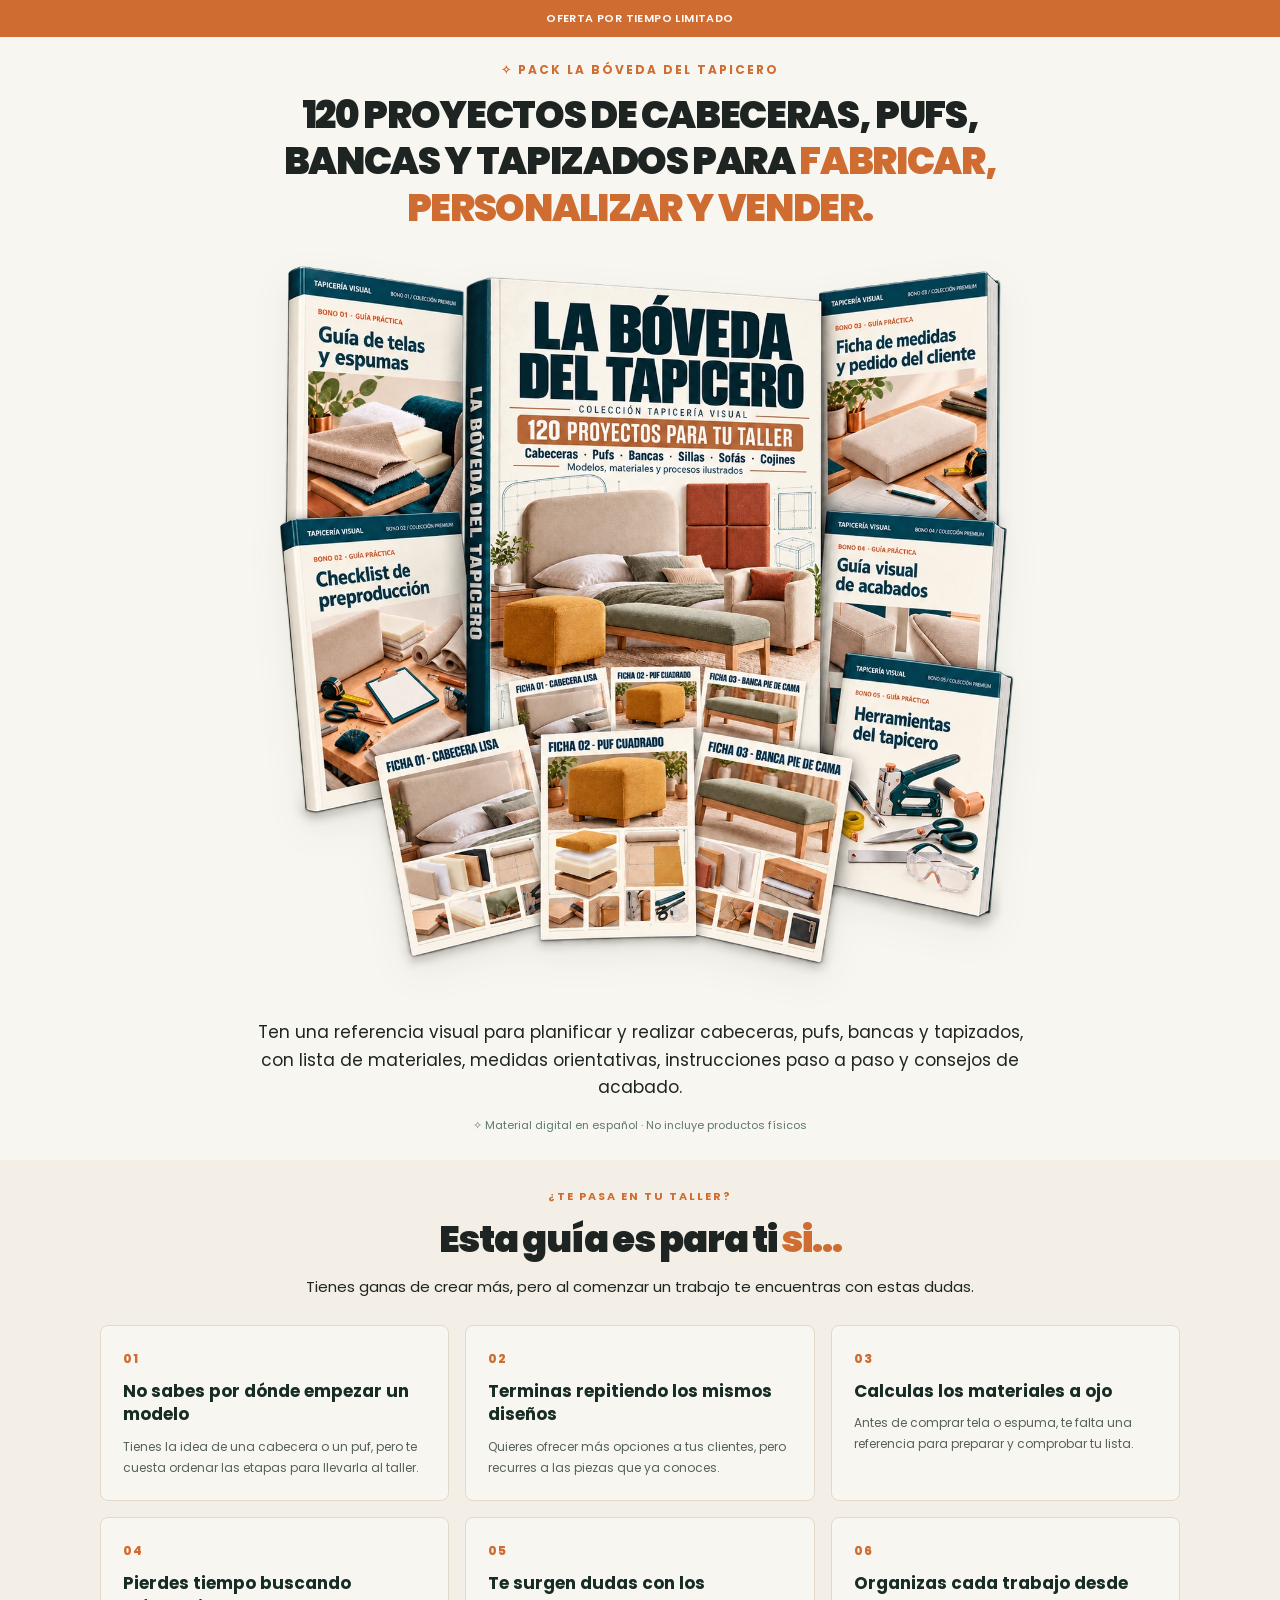
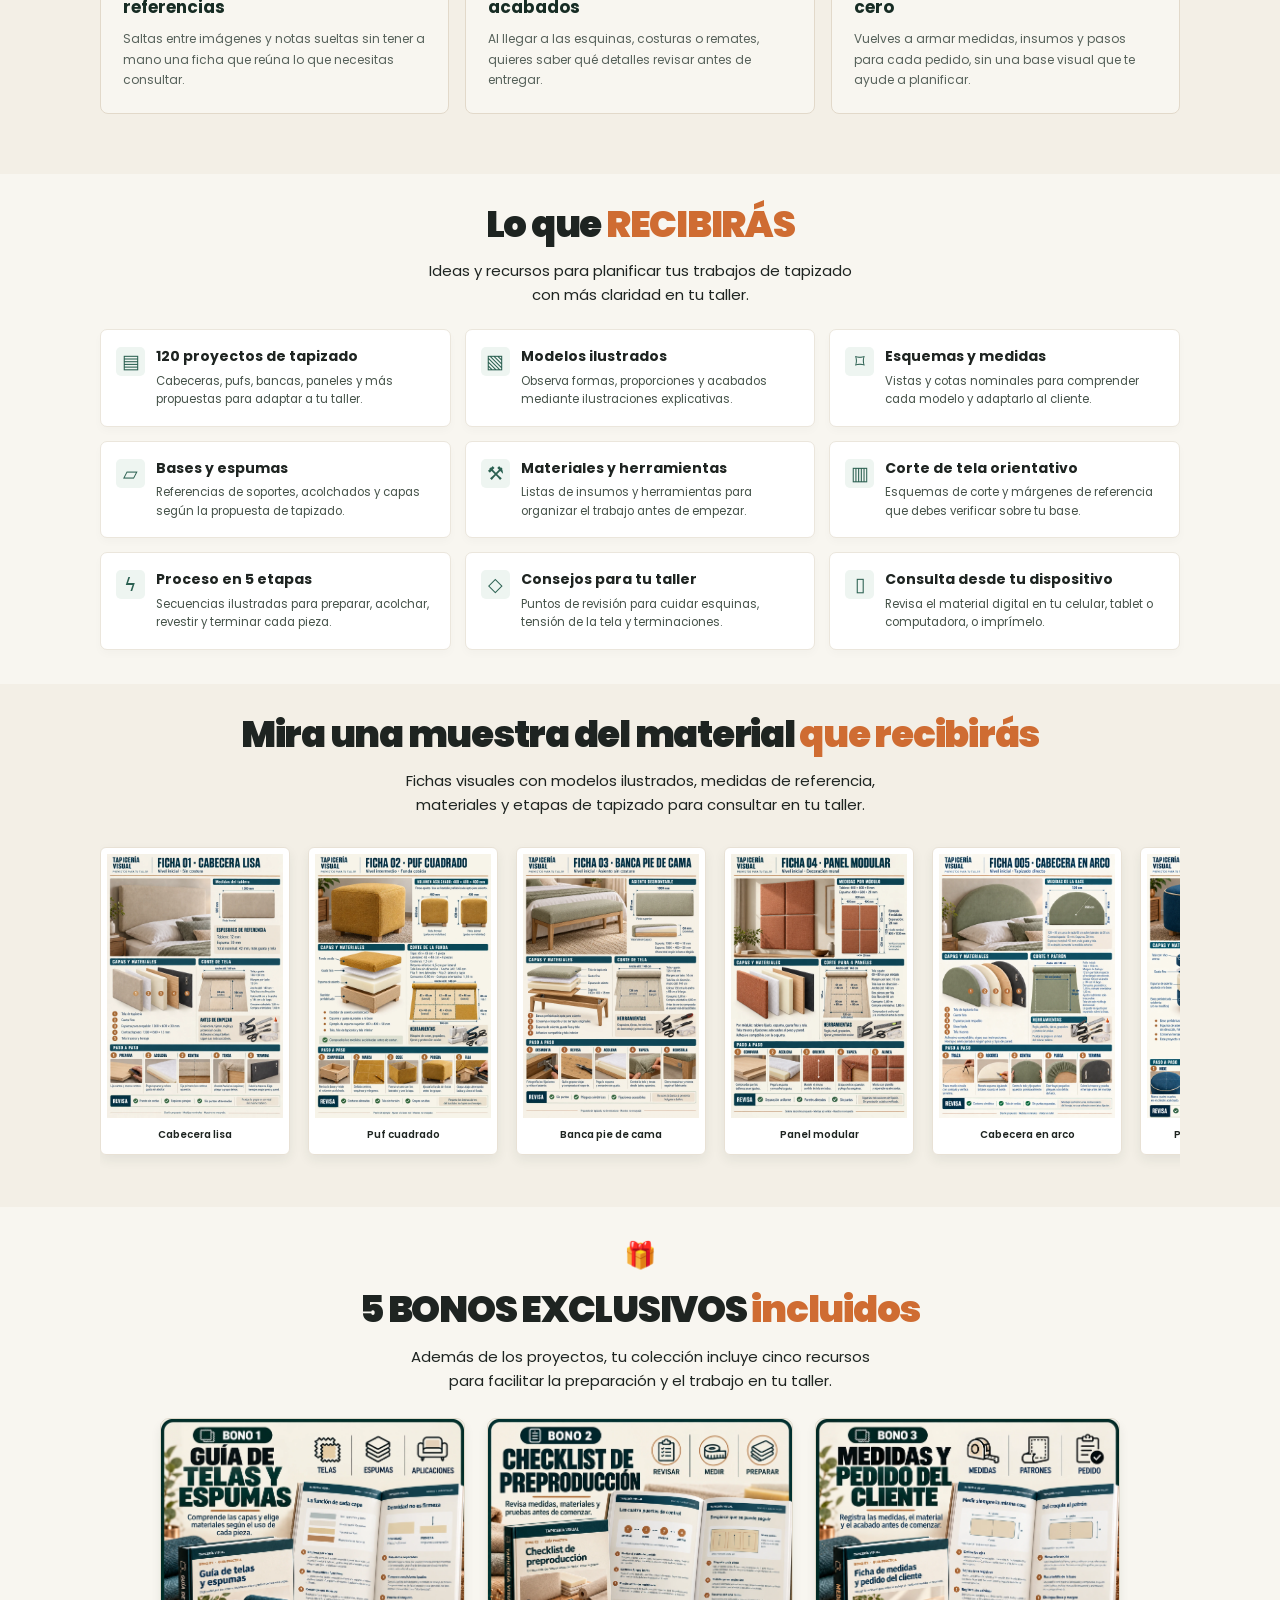
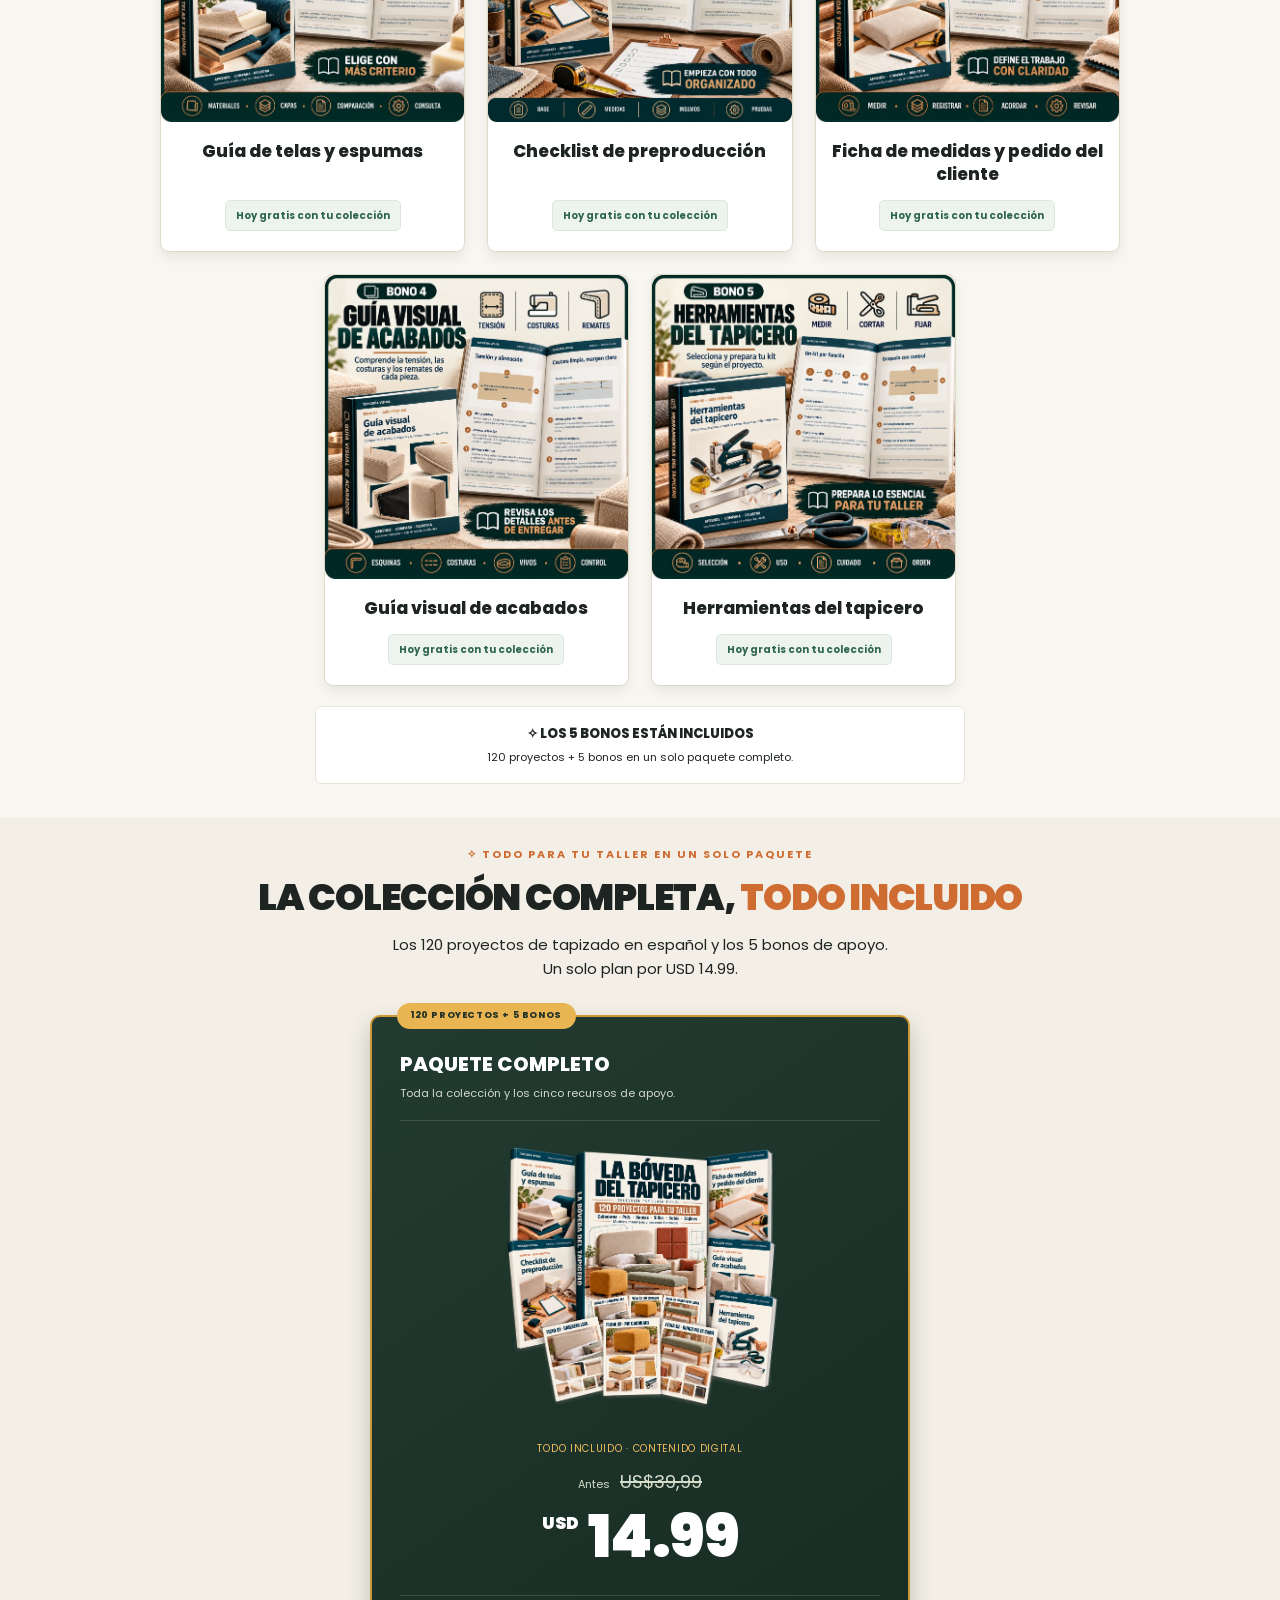
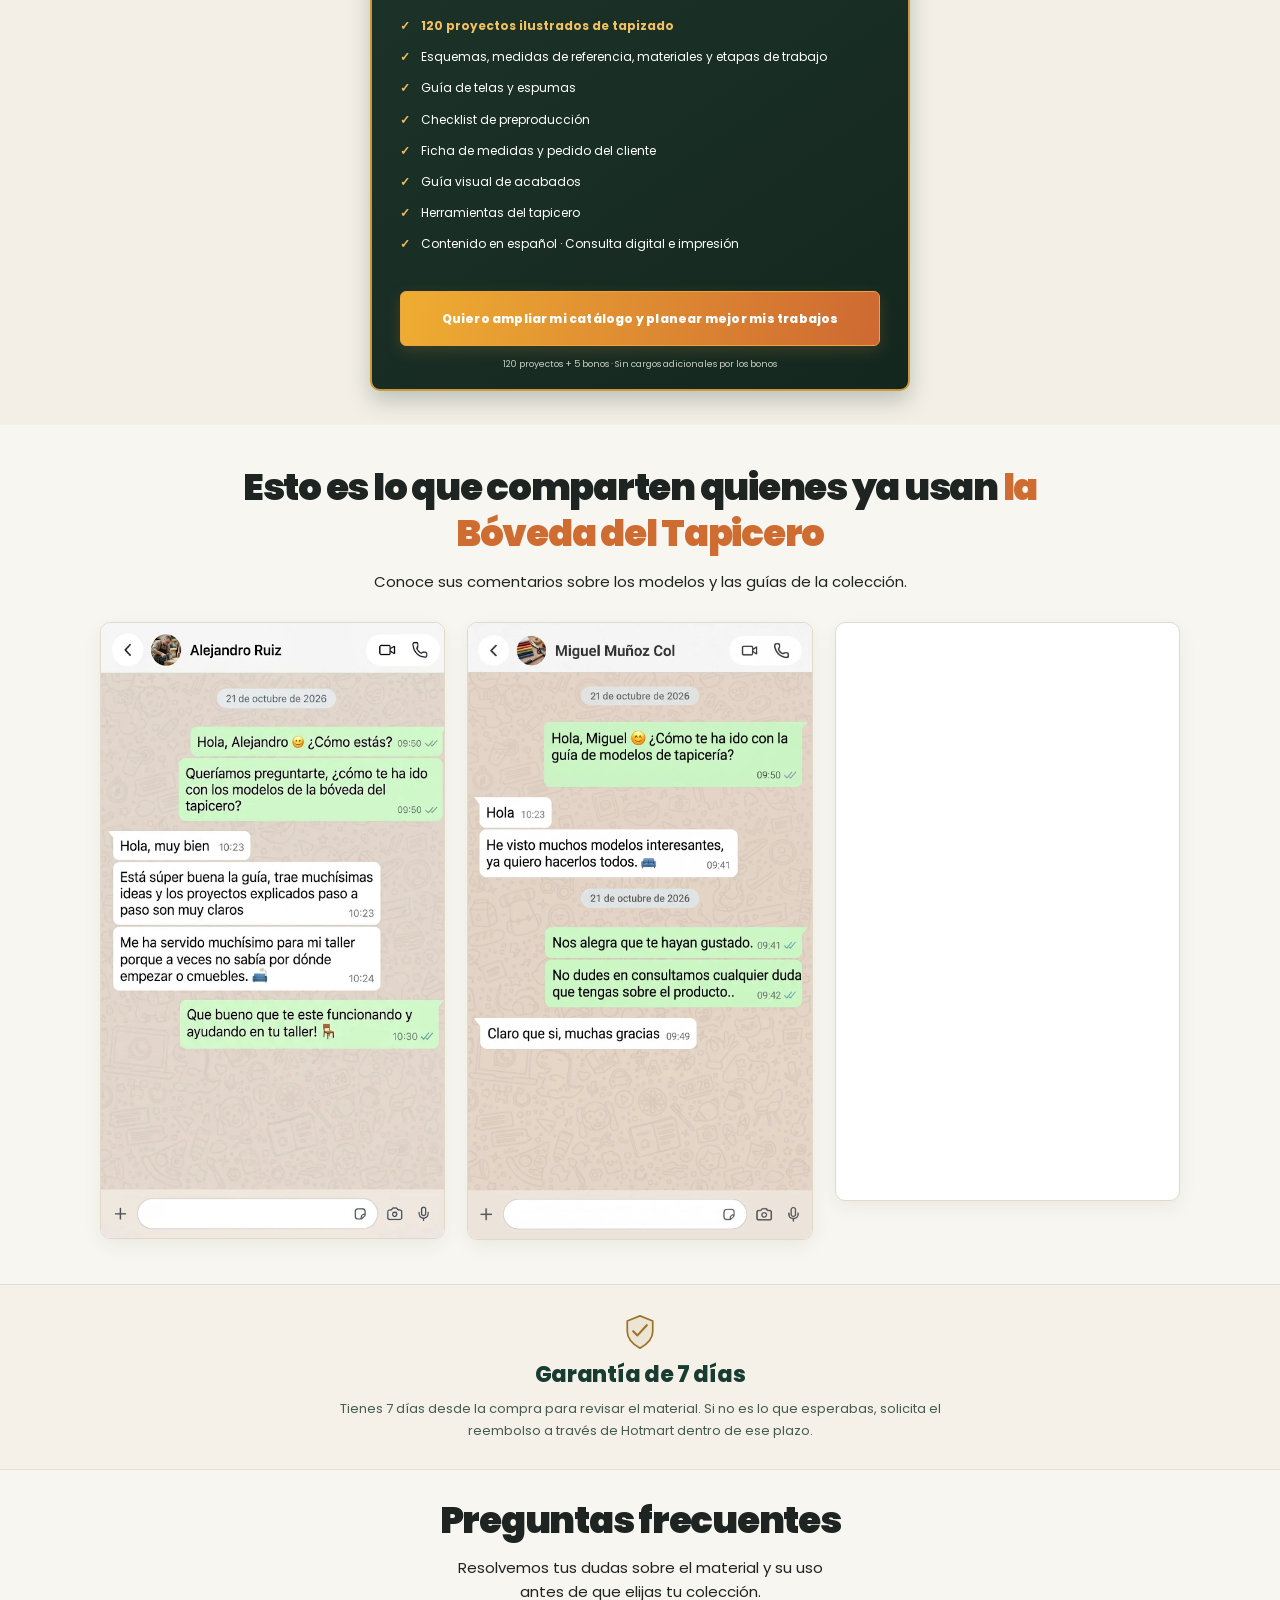
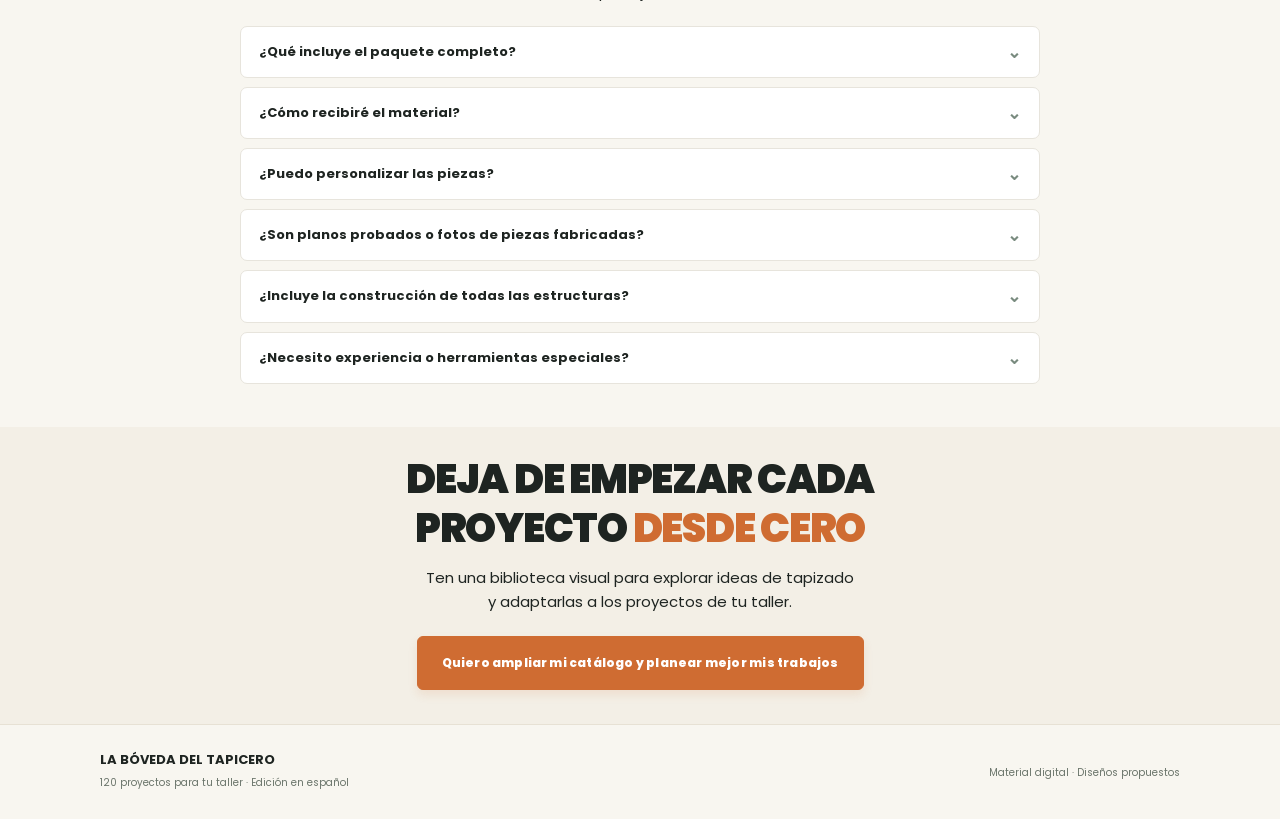
<file: inicio/index.html>
<!doctype html><html lang="es"><head><meta charset="utf-8"><meta name="viewport" content="width=device-width,initial-scale=1"><meta name="description" content="La Bóveda del Tapicero: 120 proyectos de tapizado para fabricar, personalizar y vender. 120 proyectos y 5 bonos por USD 14.99 para tu taller."><title>La Bóveda del Tapicero — 120 proyectos para tu taller</title><link rel="stylesheet" href="fonts.css"><link rel="stylesheet" href="style.css"><script src="tracking.js"></script><style id="offer-price-alignment">
#oferta .price-caption,#oferta .previous-price,#oferta .price{text-align:center;width:100%}
#oferta .price{font-size:60px;line-height:1.15;margin-top:6px;margin-bottom:24px}
#oferta .price small{font-size:17px;padding-top:12px}
@media(max-width:540px){#oferta .price{font-size:56px}#oferta .price small{font-size:16px;padding-top:11px}}
</style><style id="offer-mockup-size">#oferta .offer-mockup{display:block;width:280px;max-width:100%;height:auto;margin:0 auto 22px}@media(max-width:540px){#oferta .offer-mockup{width:220px;margin-bottom:18px}}</style><style id="seven-day-guarantee-style">
#seven-day-guarantee{box-sizing:border-box;display:block;width:100%;margin:0;padding:28px 20px;background:#f5f1e8;border:0;border-top:1px solid #e5dfd1;border-bottom:1px solid #e5dfd1;border-radius:0;text-align:center}
#seven-day-guarantee .guarantee-icon{display:block;width:34px;height:38px;margin:0 auto 10px;color:#9b7425}
#seven-day-guarantee h2{margin:0 auto 10px;padding:0;color:#193c32;font-family:inherit;font-size:22px;font-weight:800;line-height:1.25;letter-spacing:-.3px;text-transform:none}
#seven-day-guarantee p{max-width:640px;margin:0 auto;padding:0;color:#435b50;font-family:inherit;font-size:13px;font-weight:400;line-height:1.65;text-align:center}
@media(max-width:540px){#seven-day-guarantee{padding:25px 18px}#seven-day-guarantee h2{font-size:20px}}
</style></head><body>
<div class="topstrip">OFERTA POR TIEMPO LIMITADO</div>
<main>
<div class="hero"><div class="container"><p class="eyebrow">✧ PACK LA BÓVEDA DEL TAPICERO</p><h1>120 PROYECTOS DE CABECERAS, PUFS,<br class="desktop"> BANCAS Y TAPIZADOS PARA <span>FABRICAR,<br class="desktop"> PERSONALIZAR Y VENDER.</span></h1><img class="hero-mockup" src="assets/mockup-boveda.webp" alt="Presentación ilustrativa de La Bóveda del Tapicero, colección digital de 120 proyectos"><p class="lead">Ten una referencia visual para planificar y realizar cabeceras, pufs, bancas y tapizados, con lista de materiales, medidas orientativas, instrucciones paso a paso y consejos de acabado.</p><p class="digital">✧ Material digital en español · No incluye productos físicos</p></div></div>
<section id="para-ti" class="cream"><div class="container"><p class="eyebrow">¿TE PASA EN TU TALLER?</p><h2>Esta guía es para ti <span>si…</span></h2><p class="section-intro">Tienes ganas de crear más, pero al comenzar un trabajo te encuentras con estas dudas.</p><div class="pain-grid">
<article><span>01</span><h3>No sabes por dónde empezar un modelo</h3><p>Tienes la idea de una cabecera o un puf, pero te cuesta ordenar las etapas para llevarla al taller.</p></article>
<article><span>02</span><h3>Terminas repitiendo los mismos diseños</h3><p>Quieres ofrecer más opciones a tus clientes, pero recurres a las piezas que ya conoces.</p></article>
<article><span>03</span><h3>Calculas los materiales a ojo</h3><p>Antes de comprar tela o espuma, te falta una referencia para preparar y comprobar tu lista.</p></article>
<article><span>04</span><h3>Pierdes tiempo buscando referencias</h3><p>Saltas entre imágenes y notas sueltas sin tener a mano una ficha que reúna lo que necesitas consultar.</p></article>
<article><span>05</span><h3>Te surgen dudas con los acabados</h3><p>Al llegar a las esquinas, costuras o remates, quieres saber qué detalles revisar antes de entregar.</p></article>
<article><span>06</span><h3>Organizas cada trabajo desde cero</h3><p>Vuelves a armar medidas, insumos y pasos para cada pedido, sin una base visual que te ayude a planificar.</p></article>
</div></div></section>
<section id="contenido"><div class="container"><h2>Lo que <span>RECIBIRÁS</span></h2><p class="section-intro">Ideas y recursos para planificar tus trabajos de tapizado<br class="desktop"> con más claridad en tu taller.</p><div class="features">
<article><i>▤</i><div><h3>120 proyectos de tapizado</h3><p>Cabeceras, pufs, bancas, paneles y más propuestas para adaptar a tu taller.</p></div></article>
<article><i>▧</i><div><h3>Modelos ilustrados</h3><p>Observa formas, proporciones y acabados mediante ilustraciones explicativas.</p></div></article>
<article><i>⌑</i><div><h3>Esquemas y medidas</h3><p>Vistas y cotas nominales para comprender cada modelo y adaptarlo al cliente.</p></div></article>
<article><i>▱</i><div><h3>Bases y espumas</h3><p>Referencias de soportes, acolchados y capas según la propuesta de tapizado.</p></div></article>
<article><i>⚒</i><div><h3>Materiales y herramientas</h3><p>Listas de insumos y herramientas para organizar el trabajo antes de empezar.</p></div></article>
<article><i>▥</i><div><h3>Corte de tela orientativo</h3><p>Esquemas de corte y márgenes de referencia que debes verificar sobre tu base.</p></div></article>
<article><i>ϟ</i><div><h3>Proceso en 5 etapas</h3><p>Secuencias ilustradas para preparar, acolchar, revestir y terminar cada pieza.</p></div></article>
<article><i>◇</i><div><h3>Consejos para tu taller</h3><p>Puntos de revisión para cuidar esquinas, tensión de la tela y terminaciones.</p></div></article>
<article><i>▯</i><div><h3>Consulta desde tu dispositivo</h3><p>Revisa el material digital en tu celular, tablet o computadora, o imprímelo.</p></div></article></div></div></section>
<section id="muestras" class="cream"><div class="container"><h2>Mira una muestra del material <span>que recibirás</span></h2><p class="section-intro">Fichas visuales con modelos ilustrados, medidas de referencia,<br class="desktop"> materiales y etapas de tapizado para consultar en tu taller.</p></div><div class="marquee" tabindex="0" role="region" aria-label="Muestras de la serie Tapicería Visual. La tira se pausa al enfocarla o al pasar el cursor."><div class="marquee-track"><div class="marquee-group"><figure class="marquee-card"><img src="assets/01-cabecera-lisa.webp" alt="Ficha ilustrada: Cabecera lisa"><figcaption>Cabecera lisa</figcaption></figure><figure class="marquee-card"><img src="assets/02-puf-cuadrado.webp" alt="Ficha ilustrada: Puf cuadrado"><figcaption>Puf cuadrado</figcaption></figure><figure class="marquee-card"><img src="assets/03-banca-pie-de-cama.webp" alt="Ficha ilustrada: Banca pie de cama"><figcaption>Banca pie de cama</figcaption></figure><figure class="marquee-card"><img src="assets/04-panel-modular.webp" alt="Ficha ilustrada: Panel modular"><figcaption>Panel modular</figcaption></figure><figure class="marquee-card"><img src="assets/005-arco-semicircular.webp" alt="Ficha ilustrada: Cabecera en arco"><figcaption>Cabecera en arco</figcaption></figure><figure class="marquee-card"><img src="assets/034-puf-redondo-ribeteado.webp" alt="Ficha ilustrada: Puf redondo ribeteado"><figcaption>Puf redondo ribeteado</figcaption></figure><figure class="marquee-card"><img src="assets/063-silla-asiento-trapezoidal.webp" alt="Ficha ilustrada: Silla de asiento trapezoidal"><figcaption>Silla de asiento trapezoidal</figcaption></figure><figure class="marquee-card"><img src="assets/092-sofa-recto-de-asiento-corrido.webp" alt="Ficha ilustrada: Sofá de asiento corrido"><figcaption>Sofá de asiento corrido</figcaption></figure></div><div class="marquee-group" aria-hidden="true"><figure class="marquee-card"><img src="assets/01-cabecera-lisa.webp" alt=""><figcaption>Cabecera lisa</figcaption></figure><figure class="marquee-card"><img src="assets/02-puf-cuadrado.webp" alt=""><figcaption>Puf cuadrado</figcaption></figure><figure class="marquee-card"><img src="assets/03-banca-pie-de-cama.webp" alt=""><figcaption>Banca pie de cama</figcaption></figure><figure class="marquee-card"><img src="assets/04-panel-modular.webp" alt=""><figcaption>Panel modular</figcaption></figure><figure class="marquee-card"><img src="assets/005-arco-semicircular.webp" alt=""><figcaption>Cabecera en arco</figcaption></figure><figure class="marquee-card"><img src="assets/034-puf-redondo-ribeteado.webp" alt=""><figcaption>Puf redondo ribeteado</figcaption></figure><figure class="marquee-card"><img src="assets/063-silla-asiento-trapezoidal.webp" alt=""><figcaption>Silla de asiento trapezoidal</figcaption></figure><figure class="marquee-card"><img src="assets/092-sofa-recto-de-asiento-corrido.webp" alt=""><figcaption>Sofá de asiento corrido</figcaption></figure></div></div></div></section><section id="bonos"><div class="container"><div class="gift">🎁</div><h2>5 BONOS EXCLUSIVOS <span>incluidos</span></h2><p class="section-intro">Además de los proyectos, tu colección incluye cinco recursos<br class="desktop"> para facilitar la preparación y el trabajo en tu taller.</p><div class="bonus-grid">
<figure><img src="assets/bono-promo-01.webp" alt="Presentación del bono 1: Guía de telas y espumas"><figcaption><h3>Guía de telas y espumas</h3><span class="bonus-free">Hoy gratis con tu colección</span></figcaption></figure>
<figure><img src="assets/bono-promo-02.webp" alt="Presentación del bono 2: Checklist de preproducción"><figcaption><h3>Checklist de preproducción</h3><span class="bonus-free">Hoy gratis con tu colección</span></figcaption></figure>
<figure><img src="assets/bono-promo-03.webp" alt="Presentación del bono 3: Ficha de medidas y pedido"><figcaption><h3>Ficha de medidas y pedido del cliente</h3><span class="bonus-free">Hoy gratis con tu colección</span></figcaption></figure>
<figure><img src="assets/bono-promo-04.webp" alt="Presentación del bono 4: Guía de acabados"><figcaption><h3>Guía visual de acabados</h3><span class="bonus-free">Hoy gratis con tu colección</span></figcaption></figure>
<figure><img src="assets/bono-promo-05.webp" alt="Presentación del bono 5: Guía de herramientas"><figcaption><h3>Herramientas del tapicero</h3><span class="bonus-free">Hoy gratis con tu colección</span></figcaption></figure></div><div class="bonus-note"><strong>✧ LOS 5 BONOS ESTÁN INCLUIDOS</strong><p>120 proyectos + 5 bonos en un solo paquete completo.</p></div></div></section>
<section id="oferta" class="cream"><div class="container"><p class="eyebrow">✧ TODO PARA TU TALLER EN UN SOLO PAQUETE</p><h2>LA COLECCIÓN COMPLETA, <span>TODO INCLUIDO</span></h2><p class="section-intro">Los 120 proyectos de tapizado en español y los 5 bonos de apoyo.<br class="desktop"> Un solo plan por USD 14.99.</p><div class="plans"><article class="plan complete"><div class="plan-label">120 PROYECTOS + 5 BONOS</div><h3>PAQUETE COMPLETO</h3><p class="plan-desc">Toda la colección y los cinco recursos de apoyo.</p><img class="offer-mockup" src="assets/mockup-boveda.webp" alt="La Bóveda del Tapicero: 120 proyectos ilustrados y 5 bonos" loading="lazy"><div class="price-caption">TODO INCLUIDO · CONTENIDO DIGITAL</div><div class="previous-price"><span>Antes</span> <s>US$39,99</s></div><div class="price"><small>USD</small> 14.99</div><ul><li><strong>120 proyectos ilustrados de tapizado</strong></li><li>Esquemas, medidas de referencia, materiales y etapas de trabajo</li><li>Guía de telas y espumas</li><li>Checklist de preproducción</li><li>Ficha de medidas y pedido del cliente</li><li>Guía visual de acabados</li><li>Herramientas del tapicero</li><li>Contenido en español · Consulta digital e impresión</li></ul><a class="button" href="https://pay.hotmart.com/N108238660Q?checkoutMode=10">Quiero ampliar mi catálogo y planear mejor mis trabajos</a><p class="plan-foot">120 proyectos + 5 bonos · Sin cargos adicionales por los bonos</p></article></div></div></section>
<section id="testimonios" aria-labelledby="testimonios-title">
  <div class="container">
    <h2 id="testimonios-title">Esto es lo que comparten quienes ya usan <span>la Bóveda del Tapicero</span></h2>
    <p class="section-intro">Conoce sus comentarios sobre los modelos y las guías de la colección.</p>
    <div class="testimonials-grid">
      <figure class="testimonial-card">
        <img src="assets/testimonio-alejandro.webp?v=2b1c579e4238" width="572" height="1024" loading="lazy" decoding="async" alt="Conversación con Alejandro Ruiz: comenta que la guía trae muchas ideas y que los proyectos explicados paso a paso son claros.">
      </figure>
      <figure class="testimonial-card">
        <img src="assets/testimonio-miguel.webp" width="1143" height="2048" loading="lazy" decoding="async" alt="Conversación con Miguel Muñoz: comenta que ha visto muchos modelos interesantes y que quiere hacerlos todos.">
      </figure>
      <figure class="testimonial-card">
        <img src="assets/testimonio-carlos.webp" width="1219" height="2048" loading="lazy" decoding="async" alt="Conversación con Carlos Mendoza: comenta que la guía le ayuda a comenzar proyectos y a calcular los materiales para su taller.">
      </figure>
    </div>
  </div>
</section>
<section id="seven-day-guarantee" class="seven-day-guarantee" aria-labelledby="seven-day-guarantee-title"><svg class="guarantee-icon" xmlns="http://www.w3.org/2000/svg" width="40" height="44" viewBox="0 0 40 44" fill="none" aria-hidden="true" focusable="false"><path d="M20 3 35 9v12c0 9-6 15-15 20C11 36 5 30 5 21V9L20 3Z" fill="currentColor" opacity=".1"/><path d="M20 3 35 9v12c0 9-6 15-15 20C11 36 5 30 5 21V9L20 3Z" stroke="currentColor" stroke-width="2" stroke-linejoin="round"/><path d="m12 21 5 5 11-12" stroke="currentColor" stroke-width="2.5" stroke-linecap="round" stroke-linejoin="round"/></svg><h2 id="seven-day-guarantee-title">Garantía de 7 días</h2><p>Tienes 7 días desde la compra para revisar el material. Si no es lo que esperabas, solicita el reembolso a través de Hotmart dentro de ese plazo.</p></section>
<section id="faq"><div class="container narrow"><h2>Preguntas frecuentes</h2><p class="section-intro">Resolvemos tus dudas sobre el material y su uso<br class="desktop"> antes de que elijas tu colección.</p><div class="questions"><details><summary>¿Qué incluye el paquete completo?</summary><p>Por USD 14.99 recibes los 120 proyectos de tapizado y los cinco bonos: telas y espumas, preproducción, medidas y pedido del cliente, acabados y herramientas. Todo está incluido en un solo plan.</p></details><details><summary>¿Cómo recibiré el material?</summary><p>Es una colección digital en PDF, no un libro físico. La compra se realiza a través de Hotmart. Revisa las instrucciones de acceso al material que recibas tras la confirmación del pago.</p></details><details><summary>¿Puedo personalizar las piezas?</summary><p>Sí, puedes estudiar las propuestas y adaptarlas a las medidas, telas y necesidades de tu cliente. Comprueba siempre la base real y haz pruebas antes de producir.</p></details><details><summary>¿Son planos probados o fotos de piezas fabricadas?</summary><p>No. Son diseños propuestos con ilustraciones explicativas y medidas nominales. Debes validar medidas, cortes y materiales en taller. No son fotografías de muebles ensayados.</p></details><details><summary>¿Incluye la construcción de todas las estructuras?</summary><p>No. El foco es el tapizado. Algunas piezas requieren bases existentes o prefabricadas adecuadas; el contenido no sustituye el diseño estructural ni acredita capacidades de carga.</p></details><details><summary>¿Necesito experiencia o herramientas especiales?</summary><p>Hay propuestas de diferentes niveles. Empieza por las más sencillas y usa herramientas adecuadas con sus instrucciones de seguridad. Los modelos complejos requieren experiencia. No se garantizan resultados ni ingresos.</p></details></div></div></section>
<section class="cream final"><div class="container narrow"><h2>DEJA DE EMPEZAR CADA<br class="desktop"> PROYECTO <span>DESDE CERO</span></h2><p class="section-intro">Ten una biblioteca visual para explorar ideas de tapizado<br class="desktop"> y adaptarlas a los proyectos de tu taller.</p><a class="button" href="https://pay.hotmart.com/N108238660Q?checkoutMode=10">Quiero ampliar mi catálogo y planear mejor mis trabajos</a></div></section>
</main><footer><div class="container"><div><strong>LA BÓVEDA DEL TAPICERO</strong><p>120 proyectos para tu taller · Edición en español</p></div><p>Material digital · Diseños propuestos</p></div></footer>
<script src="app.js"></script></body></html>
</file>
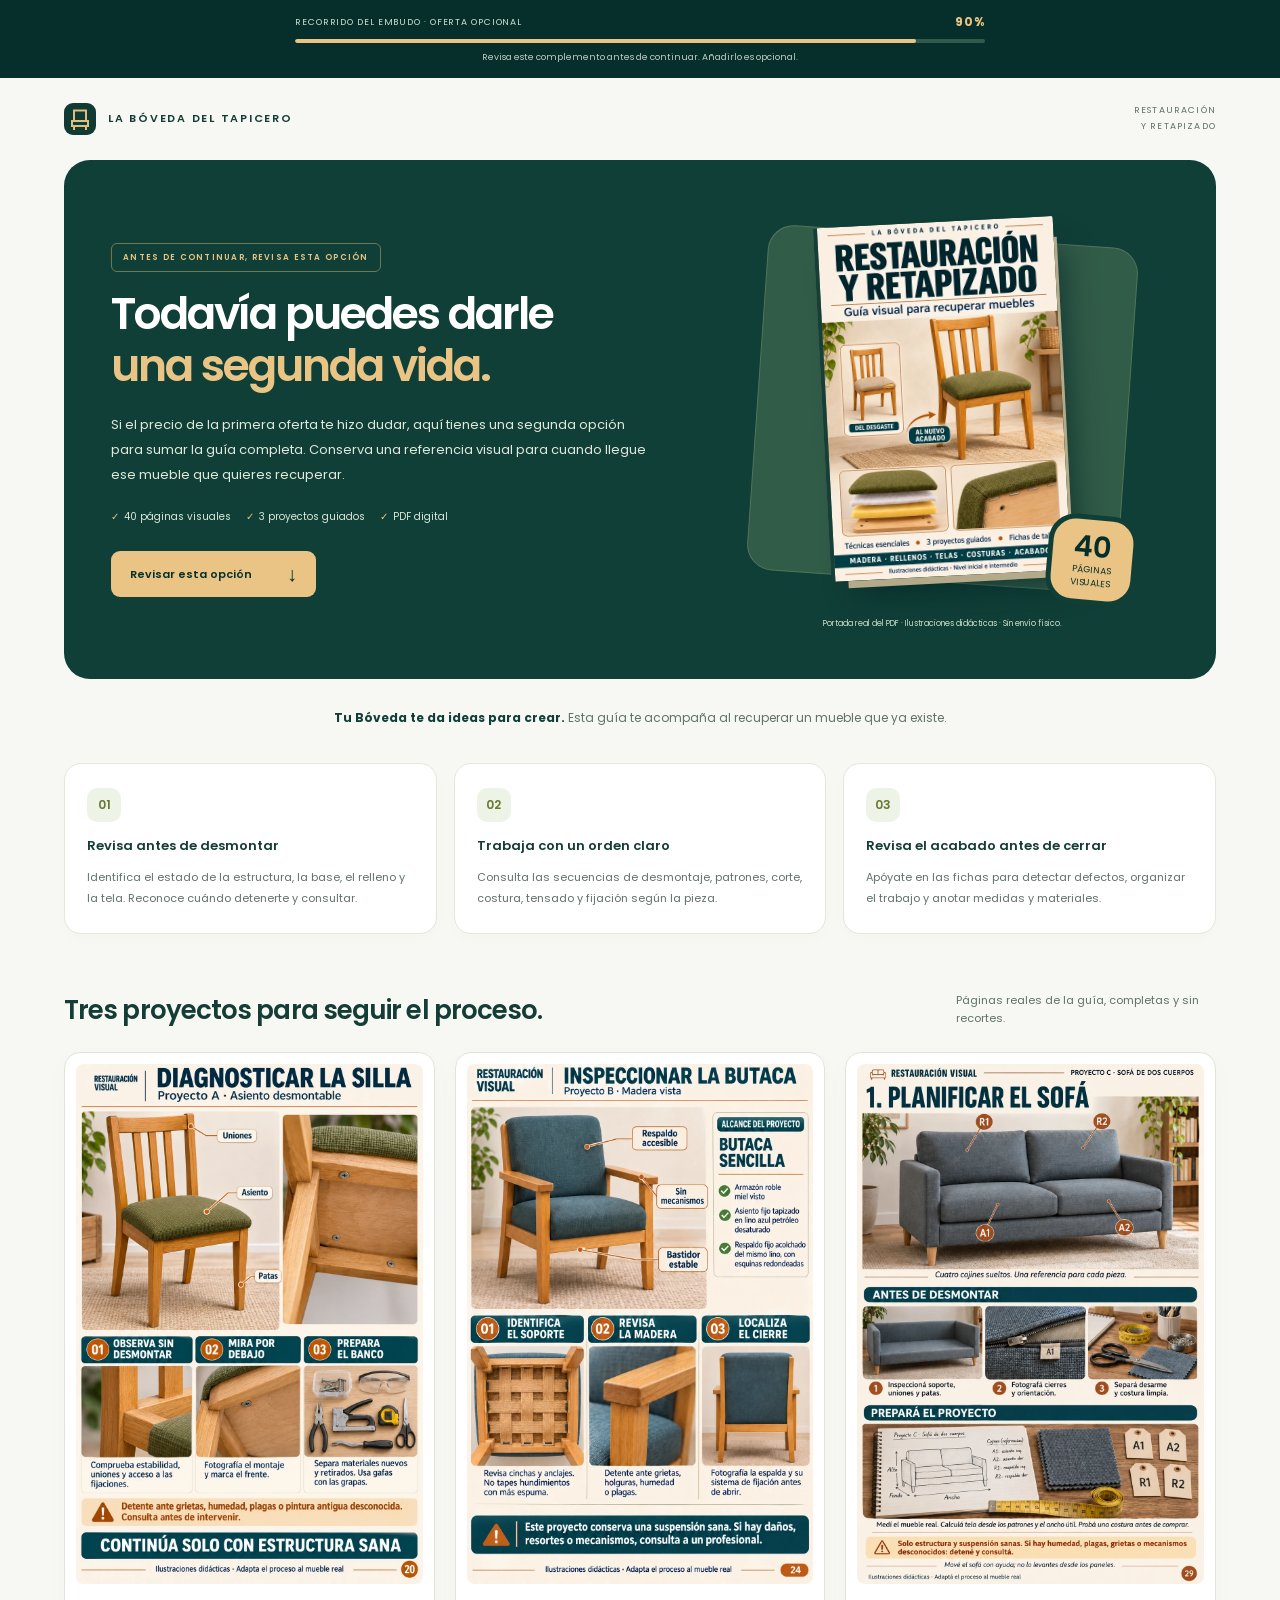
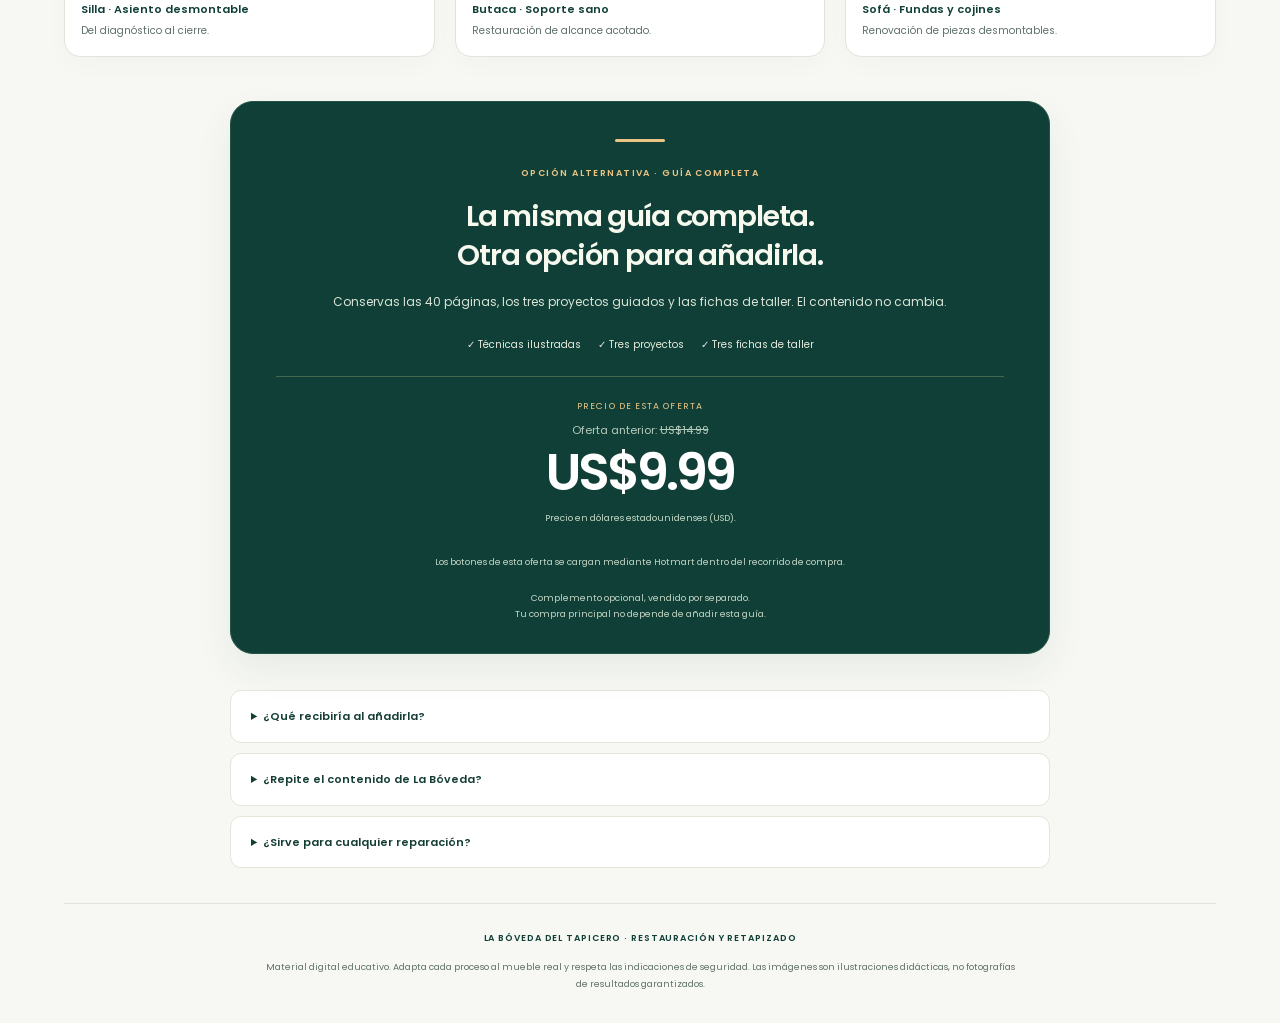
<file: inicio/dw1/index.html>
<!doctype html><html lang="es"><head><meta charset="utf-8"><meta name="viewport" content="width=device-width,initial-scale=1"><meta name="theme-color" content="#103b35"><meta name="robots" content="noindex,nofollow"><title>Otra opción para tu guía · La Bóveda del Tapicero</title><meta name="description" content="Una guía visual para diagnosticar, restaurar y retapizar muebles: 40 páginas, tres proyectos y fichas de taller."><link rel="icon" href="assets/restauracion/favicon.svg" type="image/svg+xml"><link rel="stylesheet" href="styles.css"></head><body class="downsell"><header class="order-strip"><div class="wrap order-inner"><div class="order-label"><span>Recorrido del embudo · Oferta opcional</span><strong>90%</strong></div><div class="progress" role="progressbar" aria-label="Etapa del embudo, no estado del pago" aria-valuemin="0" aria-valuemax="100" aria-valuenow="90" aria-valuetext="90 por ciento del recorrido del embudo, no indica estado del pago" style="--progress:90%"><span></span></div><p class="stepnote">Revisa este complemento antes de continuar. Añadirlo es opcional.</p></div></header><div class="wrap"><div class="brandbar"><div class="wordmark"><img class="brandicon" src="assets/restauracion/favicon.svg" alt="" width="32" height="32">La Bóveda del Tapicero</div><div class="edition">RESTAURACIÓN<br>Y RETAPIZADO</div></div><main><section class="hero"><div class="hero-copy"><p class="eyebrow">ANTES DE CONTINUAR, REVISA ESTA OPCIÓN</p><h1>Todavía puedes darle<br><span>una segunda vida.</span></h1><p class="lead">Si el precio de la primera oferta te hizo dudar, aquí tienes una segunda opción para sumar la guía completa. Conserva una referencia visual para cuando llegue ese mueble que quieres recuperar.</p><div class="hero-points"><span>40 páginas visuales</span><span>3 proyectos guiados</span><span>PDF digital</span></div><a class="hero-cta" href="#oferta">Revisar esta opción<span aria-hidden="true">↓</span></a></div><figure class="hero-visual"><div class="book-stage"><div class="book"><img src="assets/restauracion/portada.webp" alt="Portada real de Restauración y Retapizado: guía visual para recuperar muebles" width="1024" height="1536" fetchpriority="high"></div><div class="book-stamp"><strong>40</strong>PÁGINAS<br>VISUALES</div></div><figcaption>Portada real del PDF · Ilustraciones didácticas · Sin envío físico.</figcaption></figure></section><div class="bridge"><strong>Tu Bóveda te da ideas para crear.</strong> Esta guía te acompaña al recuperar un mueble que ya existe.</div><section class="benefits" aria-label="Lo que aprenderás"><article class="benefit"><span class="number" aria-hidden="true">01</span><h2>Revisa antes de desmontar</h2><p>Identifica el estado de la estructura, la base, el relleno y la tela. Reconoce cuándo detenerte y consultar.</p></article><article class="benefit"><span class="number" aria-hidden="true">02</span><h2>Trabaja con un orden claro</h2><p>Consulta las secuencias de desmontaje, patrones, corte, costura, tensado y fijación según la pieza.</p></article><article class="benefit"><span class="number" aria-hidden="true">03</span><h2>Revisa el acabado antes de cerrar</h2><p>Apóyate en las fichas para detectar defectos, organizar el trabajo y anotar medidas y materiales.</p></article></section><section class="inside"><div class="section-head"><h2>Tres proyectos para seguir el proceso.</h2><p>Páginas reales de la guía, completas y sin recortes.</p></div><div class="previews"><figure class="preview"><img src="assets/restauracion/silla.webp" width="1024" height="1536" alt="Muestra de la guía: diagnóstico de una silla" loading="lazy"><figcaption><strong>Silla · Asiento desmontable </strong><small>Del diagnóstico al cierre.</small></figcaption></figure><figure class="preview"><img src="assets/restauracion/butaca.webp" width="1024" height="1536" alt="Muestra de la guía: proyecto de butaca" loading="lazy"><figcaption><strong>Butaca · Soporte sano </strong><small>Restauración de alcance acotado.</small></figcaption></figure><figure class="preview"><img src="assets/restauracion/sofa.webp" width="1024" height="1536" alt="Muestra de la guía: proyecto de sofá" loading="lazy"><figcaption><strong>Sofá · Fundas y cojines </strong><small>Renovación de piezas desmontables.</small></figcaption></figure></div></section><section class="offer" id="oferta" aria-labelledby="offer-heading"><p class="eyebrow">OPCIÓN ALTERNATIVA · GUÍA COMPLETA</p><h2 id="offer-heading">La misma guía completa.<br>Otra opción para añadirla.</h2><p class="offer-copy">Conservas las 40 páginas, los tres proyectos guiados y las fichas de taller. El contenido no cambia.</p><div class="offer-list"><span>✓ Técnicas ilustradas</span><span>✓ Tres proyectos</span><span>✓ Tres fichas de taller</span></div><div class="pricebox"><span class="price-label">Precio de esta oferta</span><p class="previous-price">Oferta anterior: <s>US$14.99</s></p><p class="price" data-price>US$9.99</p><p class="price-help">Precio en dólares estadounidenses (USD).</p></div><!-- HOTMART - Sales Funnel Widget -->
<div id="hotmart-sales-funnel"></div>
<p class="checkout-note">Los botones de esta oferta se cargan mediante Hotmart dentro del recorrido de compra.</p><p class="optional">Complemento opcional, vendido por separado.<br>Tu compra principal no depende de añadir esta guía.</p></section><section class="faq" aria-label="Preguntas frecuentes"><details><summary>¿Qué recibiría al añadirla?</summary><p>Una guía digital en PDF de 40 páginas, con técnicas ilustradas, tres proyectos guiados y tres fichas de taller para completar. No incluye muebles, herramientas ni materiales físicos.</p></details><details><summary>¿Repite el contenido de La Bóveda?</summary><p>El enfoque es recuperar muebles existentes: evaluar su estado, preparar el trabajo y consultar técnicas de restauración y retapizado. Complementa la colección de proyectos de La Bóveda.</p></details><details><summary>¿Sirve para cualquier reparación?</summary><p>La guía se dirige a trabajos de alcance inicial e intermedio y utiliza ilustraciones didácticas. No sustituye una evaluación profesional ni certifica la resistencia del mueble. Ante grietas portantes, moho, plagas, pintura antigua desconocida o mecanismos, detén el trabajo y consulta.</p></details></section></main><footer class="footer"><strong>LA BÓVEDA DEL TAPICERO · RESTAURACIÓN Y RETAPIZADO</strong><p>Material digital educativo. Adapta cada proceso al mueble real y respeta las indicaciones de seguridad. Las imágenes son ilustraciones didácticas, no fotografías de resultados garantizados.</p></footer></div><noscript><p class="noscript">Activa JavaScript para cargar los botones de la oferta de Hotmart. Las páginas de muestra se ven completas sin JavaScript.</p></noscript><!-- HOTMART - Sales Funnel Widget -->
<script src="https://checkout.hotmart.com/lib/hotmart-checkout-elements.js"></script>
<script>
checkoutElements.init('salesFunnel').mount('#hotmart-sales-funnel')
</script>
</body></html>
</file>
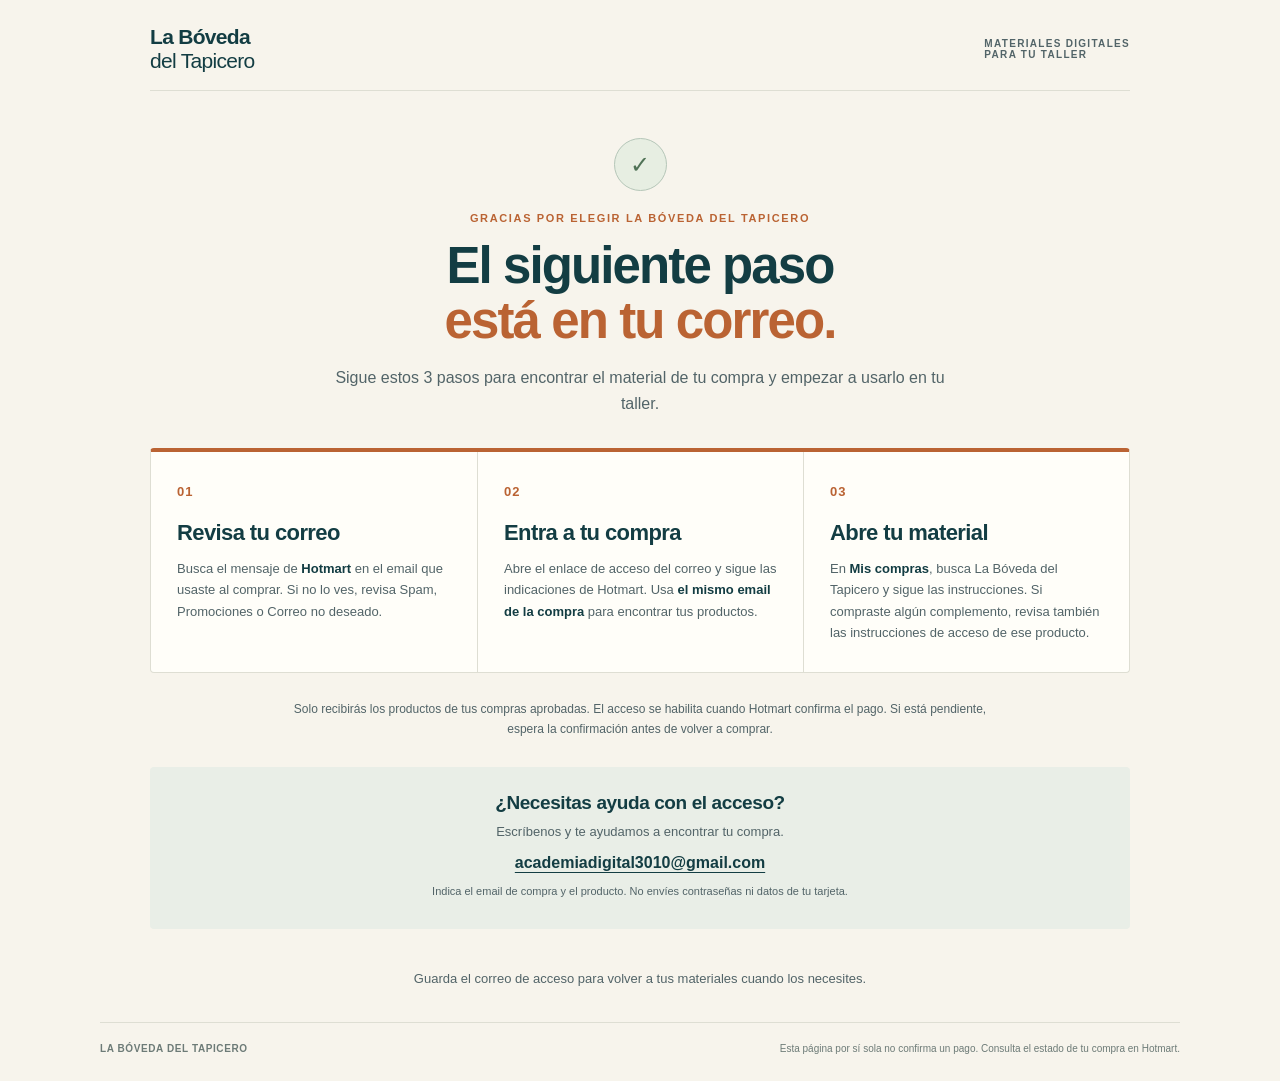
<file: inicio/Gracias/index.html>
<!doctype html><html lang="es"><head><meta charset="utf-8"><meta name="viewport" content="width=device-width,initial-scale=1"><meta name="theme-color" content="#133d43"><meta name="robots" content="noindex,nofollow"><title>Gracias · La Bóveda del Tapicero</title><meta name="description" content="Tres pasos para encontrar el acceso a tu compra de La Bóveda del Tapicero y los complementos que hayas adquirido."><link rel="icon" type="image/svg+xml" href="assets/favicon.svg"><link rel="stylesheet" href="styles.css"></head><body class="thanks"><div class="brand wrap"><div class="brand-name">La Bóveda<br><span>del Tapicero</span></div><div class="brand-context">Materiales digitales<br>para tu taller</div></div><main class="thanks-main wrap"><section class="thanks-hero"><div class="check-seal" aria-hidden="true">✓</div><p class="eyebrow">GRACIAS POR ELEGIR LA BÓVEDA DEL TAPICERO</p><h1>El siguiente paso<br><em>está en tu correo.</em></h1><p class="lead">Sigue estos 3 pasos para encontrar el material de tu compra y empezar a usarlo en tu taller.</p></section><section class="three-steps" aria-label="Cómo acceder en tres pasos"><article class="step"><span class="step-num">01</span><h2>Revisa tu correo</h2><p>Busca el mensaje de <strong>Hotmart</strong> en el email que usaste al comprar. Si no lo ves, revisa Spam, Promociones o Correo no deseado.</p></article><article class="step"><span class="step-num">02</span><h2>Entra a tu compra</h2><p>Abre el enlace de acceso del correo y sigue las indicaciones de Hotmart. Usa <strong>el mismo email de la compra</strong> para encontrar tus productos.</p></article><article class="step"><span class="step-num">03</span><h2>Abre tu material</h2><p>En <strong>Mis compras</strong>, busca La Bóveda del Tapicero y sigue las instrucciones. Si compraste algún complemento, revisa también las instrucciones de acceso de ese producto.</p></article></section><p class="access-note">Solo recibirás los productos de tus compras aprobadas. El acceso se habilita cuando Hotmart confirma el pago. Si está pendiente, espera la confirmación antes de volver a comprar.</p><section class="support" aria-labelledby="support-title"><h2 id="support-title">¿Necesitas ayuda con el acceso?</h2><p>Escríbenos y te ayudamos a encontrar tu compra.</p><a href="mailto:academiadigital3010@gmail.com?subject=Ayuda%20con%20el%20acceso%20-%20La%20B%C3%B3veda%20del%20Tapicero">academiadigital3010@gmail.com</a><p class="support-details">Indica el email de compra y el producto. No envíes contraseñas ni datos de tu tarjeta.</p></section><p class="closing">Guarda el correo de acceso para volver a tus materiales cuando los necesites.</p></main><footer class="footer wrap"><strong>LA BÓVEDA DEL TAPICERO</strong><p class="disclaimer">Esta página por sí sola no confirma un pago. Consulta el estado de tu compra en Hotmart.</p></footer></body></html>
</file>
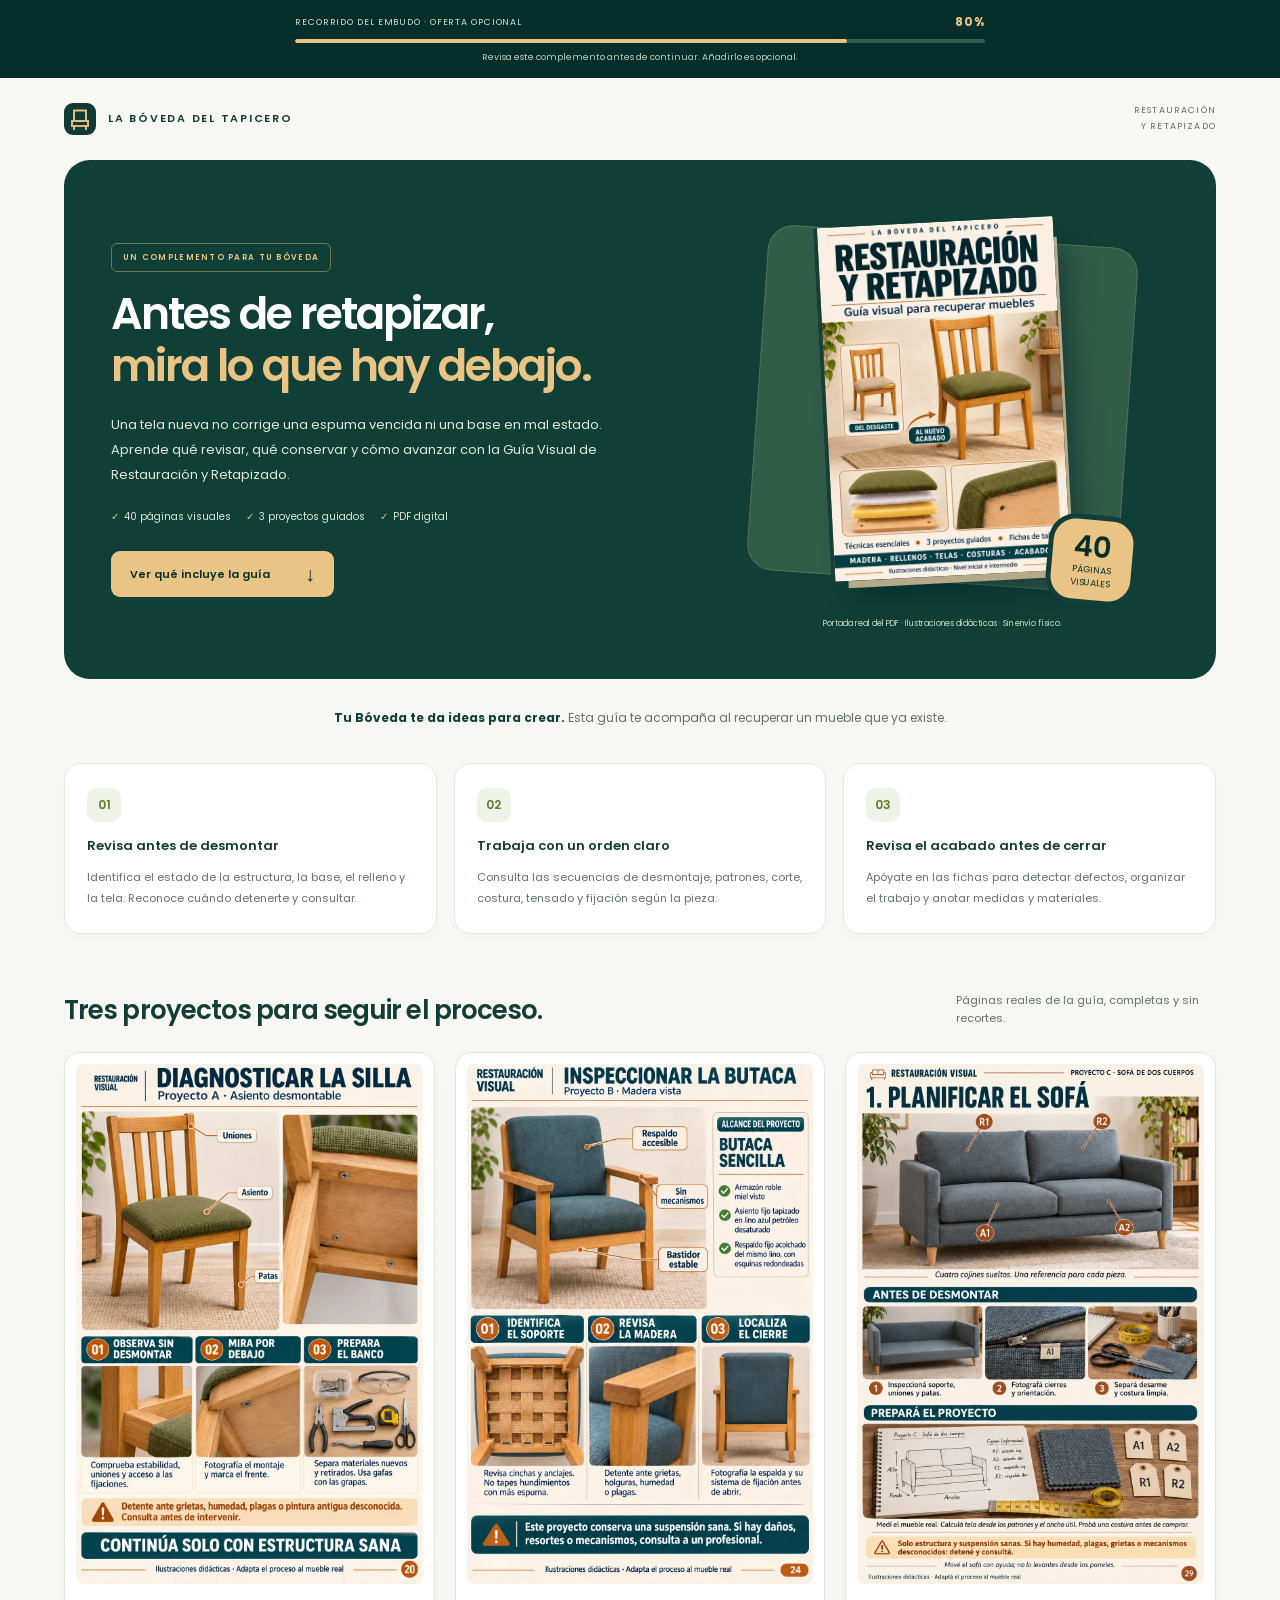
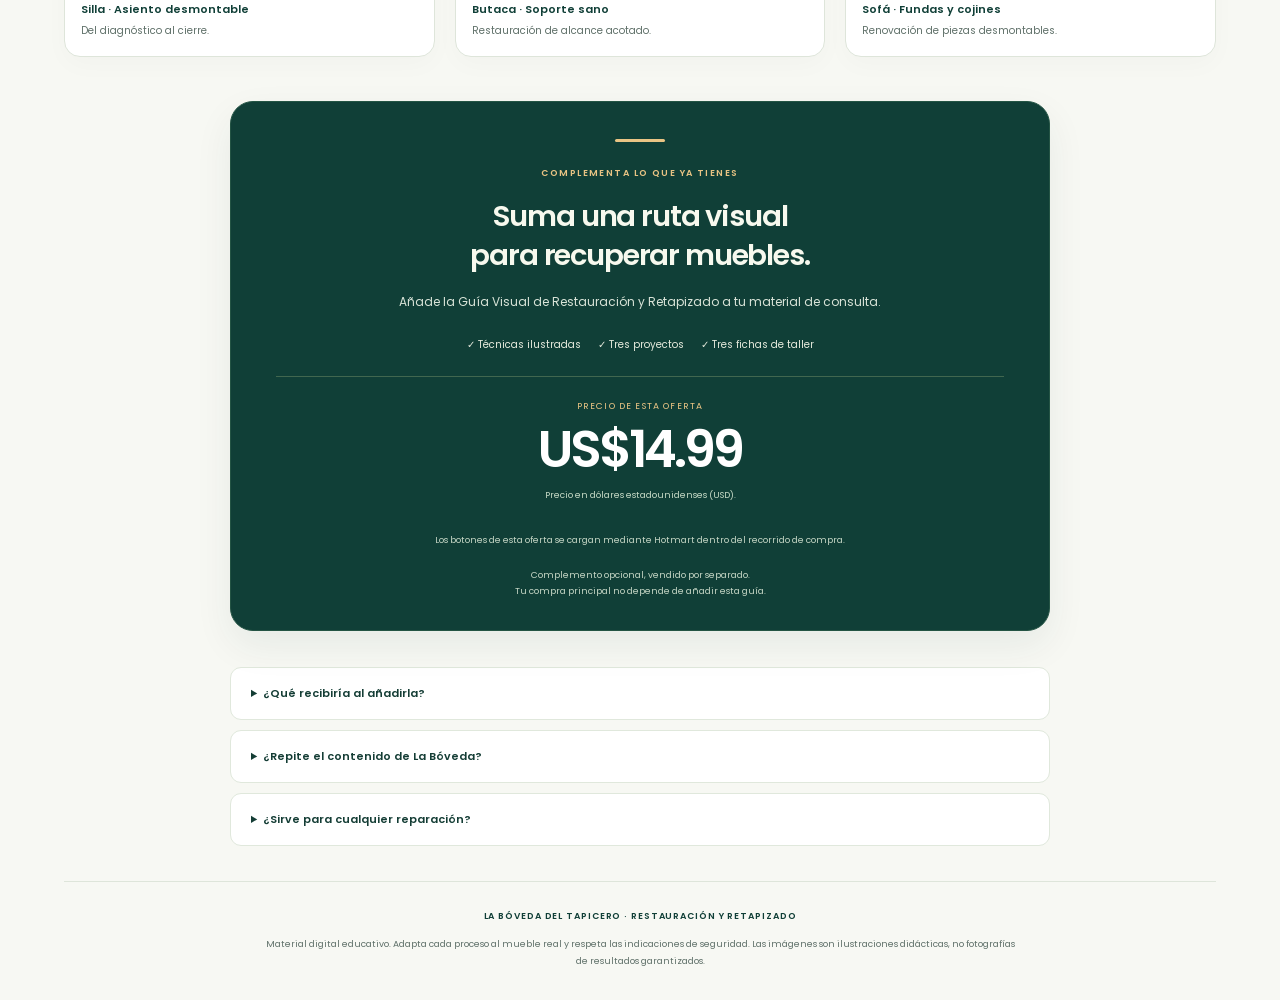
<file: inicio/up1/index.html>
<!doctype html><html lang="es"><head><meta charset="utf-8"><meta name="viewport" content="width=device-width,initial-scale=1"><meta name="theme-color" content="#103b35"><meta name="robots" content="noindex,nofollow"><title>Guía Visual de Restauración y Retapizado · La Bóveda del Tapicero</title><meta name="description" content="Una guía visual para diagnosticar, restaurar y retapizar muebles: 40 páginas, tres proyectos y fichas de taller."><link rel="icon" href="assets/restauracion/favicon.svg" type="image/svg+xml"><link rel="stylesheet" href="styles.css"></head><body class="upsell"><header class="order-strip"><div class="wrap order-inner"><div class="order-label"><span>Recorrido del embudo · Oferta opcional</span><strong>80%</strong></div><div class="progress" role="progressbar" aria-label="Etapa del embudo, no estado del pago" aria-valuemin="0" aria-valuemax="100" aria-valuenow="80" aria-valuetext="80 por ciento del recorrido del embudo, no indica estado del pago" style="--progress:80%"><span></span></div><p class="stepnote">Revisa este complemento antes de continuar. Añadirlo es opcional.</p></div></header><div class="wrap"><div class="brandbar"><div class="wordmark"><img class="brandicon" src="assets/restauracion/favicon.svg" alt="" width="32" height="32">La Bóveda del Tapicero</div><div class="edition">RESTAURACIÓN<br>Y RETAPIZADO</div></div><main><section class="hero"><div class="hero-copy"><p class="eyebrow">UN COMPLEMENTO PARA TU BÓVEDA</p><h1>Antes de retapizar,<br><span>mira lo que hay debajo.</span></h1><p class="lead">Una tela nueva no corrige una espuma vencida ni una base en mal estado. Aprende qué revisar, qué conservar y cómo avanzar con la Guía Visual de Restauración y Retapizado.</p><div class="hero-points"><span>40 páginas visuales</span><span>3 proyectos guiados</span><span>PDF digital</span></div><a class="hero-cta" href="#oferta">Ver qué incluye la guía<span aria-hidden="true">↓</span></a></div><figure class="hero-visual"><div class="book-stage"><div class="book"><img src="assets/restauracion/portada.webp" alt="Portada real de Restauración y Retapizado: guía visual para recuperar muebles" width="1024" height="1536" fetchpriority="high"></div><div class="book-stamp"><strong>40</strong>PÁGINAS<br>VISUALES</div></div><figcaption>Portada real del PDF · Ilustraciones didácticas · Sin envío físico.</figcaption></figure></section><div class="bridge"><strong>Tu Bóveda te da ideas para crear.</strong> Esta guía te acompaña al recuperar un mueble que ya existe.</div><section class="benefits" aria-label="Lo que aprenderás"><article class="benefit"><span class="number" aria-hidden="true">01</span><h2>Revisa antes de desmontar</h2><p>Identifica el estado de la estructura, la base, el relleno y la tela. Reconoce cuándo detenerte y consultar.</p></article><article class="benefit"><span class="number" aria-hidden="true">02</span><h2>Trabaja con un orden claro</h2><p>Consulta las secuencias de desmontaje, patrones, corte, costura, tensado y fijación según la pieza.</p></article><article class="benefit"><span class="number" aria-hidden="true">03</span><h2>Revisa el acabado antes de cerrar</h2><p>Apóyate en las fichas para detectar defectos, organizar el trabajo y anotar medidas y materiales.</p></article></section><section class="inside"><div class="section-head"><h2>Tres proyectos para seguir el proceso.</h2><p>Páginas reales de la guía, completas y sin recortes.</p></div><div class="previews"><figure class="preview"><img src="assets/restauracion/silla.webp" width="1024" height="1536" alt="Muestra de la guía: diagnóstico de una silla" loading="lazy"><figcaption><strong>Silla · Asiento desmontable </strong><small>Del diagnóstico al cierre.</small></figcaption></figure><figure class="preview"><img src="assets/restauracion/butaca.webp" width="1024" height="1536" alt="Muestra de la guía: proyecto de butaca" loading="lazy"><figcaption><strong>Butaca · Soporte sano </strong><small>Restauración de alcance acotado.</small></figcaption></figure><figure class="preview"><img src="assets/restauracion/sofa.webp" width="1024" height="1536" alt="Muestra de la guía: proyecto de sofá" loading="lazy"><figcaption><strong>Sofá · Fundas y cojines </strong><small>Renovación de piezas desmontables.</small></figcaption></figure></div></section><section class="offer" id="oferta" aria-labelledby="offer-heading"><p class="eyebrow">COMPLEMENTA LO QUE YA TIENES</p><h2 id="offer-heading">Suma una ruta visual<br>para recuperar muebles.</h2><p class="offer-copy">Añade la Guía Visual de Restauración y Retapizado a tu material de consulta.</p><div class="offer-list"><span>✓ Técnicas ilustradas</span><span>✓ Tres proyectos</span><span>✓ Tres fichas de taller</span></div><div class="pricebox"><span class="price-label">Precio de esta oferta</span><p class="price" data-price>US$14.99</p><p class="price-help">Precio en dólares estadounidenses (USD).</p></div><!-- HOTMART - Sales Funnel Widget -->
<div id="hotmart-sales-funnel"></div>
<p class="checkout-note">Los botones de esta oferta se cargan mediante Hotmart dentro del recorrido de compra.</p>
<p class="optional">Complemento opcional, vendido por separado.<br>Tu compra principal no depende de añadir esta guía.</p></section><section class="faq" aria-label="Preguntas frecuentes"><details><summary>¿Qué recibiría al añadirla?</summary><p>Una guía digital en PDF de 40 páginas, con técnicas ilustradas, tres proyectos guiados y tres fichas de taller para completar. No incluye muebles, herramientas ni materiales físicos.</p></details><details><summary>¿Repite el contenido de La Bóveda?</summary><p>El enfoque es recuperar muebles existentes: evaluar su estado, preparar el trabajo y consultar técnicas de restauración y retapizado. Complementa la colección de proyectos de La Bóveda.</p></details><details><summary>¿Sirve para cualquier reparación?</summary><p>La guía se dirige a trabajos de alcance inicial e intermedio y utiliza ilustraciones didácticas. No sustituye una evaluación profesional ni certifica la resistencia del mueble. Ante grietas portantes, moho, plagas, pintura antigua desconocida o mecanismos, detén el trabajo y consulta.</p></details></section></main><footer class="footer"><strong>LA BÓVEDA DEL TAPICERO · RESTAURACIÓN Y RETAPIZADO</strong><p>Material digital educativo. Adapta cada proceso al mueble real y respeta las indicaciones de seguridad. Las imágenes son ilustraciones didácticas, no fotografías de resultados garantizados.</p></footer></div><noscript><p class="noscript">Activa JavaScript para cargar los botones de Hotmart. Las páginas de muestra se ven completas sin JavaScript.</p></noscript>
<!-- HOTMART - Sales Funnel Widget -->
<script src="https://checkout.hotmart.com/lib/hotmart-checkout-elements.js"></script>
<script>
checkoutElements.init('salesFunnel').mount('#hotmart-sales-funnel')
</script>
<!-- HOTMART - Sales Funnel Widget --></body></html>
</file>
<file: inicio/fonts.css>
@font-face {
  font-family: 'Poppins';
  font-style: normal;
  font-weight: 400;
  font-display: swap;
  src: url(assets/poppins-0.ttf) format('truetype');
}
@font-face {
  font-family: 'Poppins';
  font-style: normal;
  font-weight: 600;
  font-display: swap;
  src: url(assets/poppins-1.ttf) format('truetype');
}
@font-face {
  font-family: 'Poppins';
  font-style: normal;
  font-weight: 700;
  font-display: swap;
  src: url(assets/poppins-2.ttf) format('truetype');
}
@font-face {
  font-family: 'Poppins';
  font-style: normal;
  font-weight: 800;
  font-display: swap;
  src: url(assets/poppins-3.ttf) format('truetype');
}
@font-face {
  font-family: 'Poppins';
  font-style: normal;
  font-weight: 900;
  font-display: swap;
  src: url(assets/poppins-4.ttf) format('truetype');
}
</file>
<file: inicio/style.css>
:root{--ink:#1e2421;--green:#172c24;--orange:#cf6c32;--cream:#f3efe6;--paper:#f8f6f0;--muted:#56615a}*{box-sizing:border-box}html{scroll-behavior:smooth;scroll-padding-top:24px}body{margin:0;background:var(--paper);color:var(--ink);font:14px/1.55 Poppins,Arial,sans-serif}img{max-width:100%;height:auto}button,a,summary{touch-action:manipulation}button{font:inherit;cursor:pointer}button:focus-visible,a:focus-visible,summary:focus-visible,[tabindex]:focus-visible{outline:3px solid var(--orange);outline-offset:4px}.container{width:min(1080px,calc(100% - 40px));margin:auto}.narrow{max-width:800px}.topstrip{background:var(--orange);color:white;padding:10px 15px;text-align:center;font-size:11px;font-weight:600;letter-spacing:.4px}.hero{text-align:center;padding:24px 0 26px}.eyebrow{color:var(--orange);font-size:11px;font-weight:700;letter-spacing:2px;margin:0 0 12px}.hero .eyebrow{font-size:12px}.hero h1{font-size:37.6px;line-height:1.24;font-weight:900;letter-spacing:-1.35px;max-width:900px;margin:0 auto 12px}h1 span,h2 span{color:var(--orange)}.hero-mockup{display:block;width:min(100%,992px);margin:0 auto 16px;filter:drop-shadow(0 14px 17px #24342a13)}.lead{max-width:770px;margin:0 auto;font-size:17px;line-height:1.6}.digital{color:#5e7970;font-size:11px;margin:16px 0 0}section{text-align:center;padding:28px 0 34px}.cream{background:var(--cream)}h2{font-size:37px;font-weight:900;line-height:1.24;letter-spacing:-1.25px;margin:0 0 12px}.section-intro{font-size:15px;line-height:1.6;margin:0 auto 22px;max-width:820px}.features{display:grid;grid-template-columns:repeat(3,1fr);gap:14px;text-align:left}.features article{background:white;display:flex;align-items:flex-start;gap:11px;padding:17px 15px;border:1px solid #ebe6dc;border-radius:7px;box-shadow:0 4px 9px #28372b06}.features i{display:grid;place-items:center;width:29px;height:29px;flex:none;background:#eef5f1;color:#2b6051;border-radius:5px;font-style:normal;font-size:19px}.features h3{font-size:14px;font-weight:700;line-height:1.4;margin:0 0 5px}.features p{font-size:11.5px;line-height:1.6;margin:0;color:#46534a}.carousel{width:min(100%,730px);margin:0 auto}.sample-sheet{padding:16px 16px 0;background:#fff;border-radius:8px;box-shadow:0 12px 22px #2c3c2b12;cursor:zoom-in}.sample-sheet>img{width:100%;display:block}.sample-caption{display:flex;gap:14px;justify-content:center;align-items:center;flex-wrap:wrap;padding:13px 0;font-size:12px}.sample-caption span{color:var(--orange);font-weight:700;font-size:11px}.sample-caption strong{font-weight:600}.carousel-controls{display:flex;align-items:center;justify-content:center;gap:20px;margin:14px 0 0}.carousel-controls button{border:1px solid #e3ded3;border-radius:50%;background:white;color:#546b5b;width:36px;height:36px;font-size:18px;box-shadow:0 3px 8px #17302212}.carousel-controls span{color:#69766b;font-size:11px}.gift{font-size:26px;margin:0 0 12px}.bonus-grid{max-width:960px;display:flex;justify-content:center;flex-wrap:wrap;gap:22px;margin:25px auto 20px}.bonus-grid figure{margin:0;width:calc((100% - 44px)/3);background:#fff;border:1px solid #dfd9cb;padding:6px;border-radius:9px;box-shadow:0 6px 11px #142b2112;overflow:hidden}.bonus-grid img{display:block;width:100%;border-radius:5px}.bonus-grid figcaption{font-size:11px;font-weight:700;padding:10px 4px 6px}.bonus-note{background:#fff;border:1px solid #e9e3d8;border-radius:7px;padding:17px 25px;max-width:650px;margin:20px auto 0;font-size:13px}.bonus-note strong{font-weight:800}.bonus-note p{font-size:11px;margin:5px 0 0}.plans{max-width:860px;display:grid;grid-template-columns:1fr 1fr;gap:24px;margin:34px auto 0;text-align:left;align-items:stretch}.plan{background:white;border:1px solid #e2d7c5;border-radius:10px;box-shadow:0 7px 14px #1d322d08;padding:32px 28px 17px;display:flex;flex-direction:column;position:relative;min-height:650px}.plan h3{font-size:20px;font-weight:800;margin:0 0 5px}.plan-desc{font-size:11px;color:#6c746c;border-bottom:1px solid #ebe8e0;padding-bottom:18px;margin:0 0 18px}.price-caption{font-size:10px;color:#676f67;letter-spacing:.7px}.price{font-size:49px;letter-spacing:-1.5px;font-weight:900;line-height:1.2;margin:6px 0 18px}.price small{font-size:15px;letter-spacing:0;vertical-align:top;display:inline-block;padding-top:10px}.plan ul{margin:0 0 25px;padding:20px 0 0;border-top:1px solid #eee8db;list-style:none;flex:1}.plan li{font-size:12px;line-height:1.6;padding:0 0 12px 21px;position:relative}.plan li:before{content:'✓';position:absolute;left:0;color:#4c8c6f;font-weight:700}.plan li.excluded{color:#a1a49c}.plan li.excluded:before{content:'×';color:#a1a49c}.complete{background:linear-gradient(145deg,#223b30,#14271f);color:white;border:2px solid #cd973a;box-shadow:0 10px 22px #203c3040;transform:translateY(-8px)}.complete .plan-desc{color:#d2d9cc;border-color:#ffffff24}.complete .price-caption{color:#efbd5e}.complete ul{border-color:#ffffff24}.complete li:before,.complete li strong{color:#f1c15f}.complete .price{color:#fff}.plan-label{position:absolute;left:25px;top:-14px;background:#e9b552;color:#263326;padding:6px 14px;font-size:9px;letter-spacing:.6px;font-weight:800;border-radius:20px}.button{background:var(--orange);color:white;border:1px solid var(--orange);padding:17px 24px;text-decoration:none;display:inline-flex;justify-content:center;text-align:center;align-items:center;font-size:12px;font-weight:800;border-radius:6px;box-shadow:0 5px 10px #cf6c3220;letter-spacing:.2px}.button:hover{background:#b85e29}.outline{background:white;color:var(--orange);box-shadow:none}.outline:hover{background:#fff4e8}.complete .button{background:linear-gradient(100deg,#efad32,#ce6932);border-color:#e9a543;box-shadow:0 5px 16px #eca73e2b}.plan-foot{font-size:9px;color:#7d887b;text-align:center;margin:12px 0 0}.complete .plan-foot{color:#c7cebe}.questions{text-align:left}.questions details{background:white;border:1px solid #e7e4dc;border-radius:7px;margin-bottom:9px;padding:15px 18px}.questions summary{font-size:13px;font-weight:700;list-style:none;cursor:pointer;position:relative;padding-right:24px}.questions summary:after{content:'⌄';position:absolute;right:0;font-size:17px;color:#798b7f;top:-3px}.questions details[open] summary:after{content:'−'}.questions details p{font-size:12px;line-height:1.7;margin:12px 0 0;color:#566157}.final h2{font-size:40px}.final .button{margin-top:0}footer{border-top:1px solid #e7e1d4;padding:25px 0;font-size:10px}footer .container{display:flex;justify-content:space-between;gap:30px;align-items:center}footer strong{font-size:13px}footer p{margin:4px 0;color:#6b756b}dialog{border:0;padding:0;max-width:min(95vw,950px);max-height:94vh;color:var(--ink);background:var(--paper);border-radius:8px}dialog::backdrop{background:#10261edb}#viewer{width:850px}.dialog-bar{position:sticky;top:0;background:var(--green);color:#fff;padding:12px 18px;display:flex;justify-content:space-between;align-items:center;gap:15px;font-size:13px}.dialog-bar button{border:1px solid #ffffff60;color:white;background:transparent;padding:5px 10px;border-radius:4px;font-size:12px}#viewer-image{width:100%;display:block}.close{position:absolute;right:12px;top:9px;border:0;background:none;color:var(--ink);font-size:20px}@media(max-width:760px){.container{width:calc(100% - 32px)}.hero h1{font-size:29px;letter-spacing:-.9px}.hero .desktop{display:none}h2{font-size:29px}.hero-mockup{margin:12px auto 15px}.lead{font-size:14px;max-width:610px}.features{gap:10px}.features article{padding:12px;gap:8px}.features i{width:22px;height:22px;font-size:16px}.features h3{font-size:12px}.features p{font-size:10px}.bonus-grid{gap:14px}.bonus-grid figure{width:calc((100% - 28px)/3)}.plans{gap:17px}.plan{padding:28px 22px 16px}.plan h3{font-size:17px}.price{font-size:43px}}@media(max-width:540px){.topstrip{font-size:8px;line-height:1.6;padding:7px 10px}.hero{padding:23px 0}.hero .eyebrow{font-size:9px;letter-spacing:1.7px}.hero h1{font-size:25px;line-height:1.24;letter-spacing:-.7px}.hero-mockup{width:100%;margin:10px auto 14px}.lead{font-size:13px;line-height:1.65}.digital{font-size:9px;margin-top:13px}section{padding:26px 0 30px}h2{font-size:26px;letter-spacing:-.8px;line-height:1.25}.section-intro{font-size:12px;line-height:1.65;margin-bottom:18px}.desktop{display:none}.features{grid-template-columns:1fr;gap:9px}.features article{padding:13px 14px;gap:12px}.features i{width:27px;height:27px;font-size:18px}.features h3{font-size:13px}.features p{font-size:11px}.sample-sheet{padding:9px 9px 0;border-radius:6px}.sample-caption{font-size:10px;gap:10px;padding:11px 0}.sample-caption span{font-size:9px}.carousel-controls{gap:15px;margin-top:12px}.carousel-controls button{width:32px;height:32px}.bonus-grid{gap:12px;margin-top:20px}.bonus-grid figure{width:calc((100% - 12px)/2);padding:4px}.bonus-grid figcaption{font-size:9px;padding:8px 3px 5px}.bonus-note{font-size:11px;padding:15px}.bonus-note p{font-size:10px}.gift{font-size:22px;margin-bottom:9px}.plans{grid-template-columns:1fr;max-width:360px;margin-top:25px;gap:30px}.plan{min-height:530px;padding:28px 24px 16px}.plan h3{font-size:19px}.plan-desc{font-size:11px}.price{font-size:47px}.plan li{font-size:12px;padding-bottom:13px}.complete{transform:none}.plan-label{font-size:9px}.questions details{padding:13px 14px}.questions summary{font-size:12px}.questions details p{font-size:11px}.final h2{font-size:29px}.final .button{font-size:11px;padding:16px 18px}footer .container{display:block}footer .container>p{margin-top:14px}.dialog-bar{font-size:11px;padding:10px}.eyebrow{font-size:9px;letter-spacing:1.3px}}@media(prefers-reduced-motion:reduce){html{scroll-behavior:auto}}
.hero-mockup{width:min(100%,760px)}
.marquee{overflow-x:auto;overflow-y:hidden;max-width:1080px;margin:0 auto;padding:8px 0 18px;scrollbar-width:none;-webkit-overflow-scrolling:touch;touch-action:pan-x pan-y}.marquee::-webkit-scrollbar{display:none}.marquee-track{display:flex;gap:0;width:max-content;animation:sample-flow 48s linear infinite;will-change:transform}.marquee-group{display:flex;gap:18px;padding-right:18px;flex-shrink:0}.marquee-card{width:190px;flex:none;margin:0;padding:6px;background:#fff;border:1px solid #e8e1d5;border-radius:6px;box-shadow:0 5px 12px #20382712}.marquee-card img{display:block;width:100%;aspect-ratio:2/3;object-fit:contain}.marquee-card figcaption{font-size:10px;font-weight:600;text-align:center;padding:9px 2px 5px}.marquee:hover .marquee-track,.marquee:focus-within .marquee-track,.marquee.touch-paused .marquee-track{animation-play-state:paused}.bonus-grid figure{padding:0}.bonus-grid img{aspect-ratio:1;object-fit:contain;border-radius:8px}.bonus-grid figcaption{display:none}@keyframes sample-flow{from{transform:translateX(0)}to{transform:translateX(-50%)}}@media(max-width:540px){.marquee{padding-left:16px;padding-right:16px}.marquee-card{width:160px}.marquee-group{gap:12px;padding-right:12px}.marquee-track{animation-duration:44s}.marquee-card figcaption{font-size:9px}.bonus-grid figure{padding:0}}
@media(prefers-reduced-motion:reduce){.marquee-track{animation:none;transform:none;will-change:auto}.marquee-group[aria-hidden="true"]{display:none}.marquee-group{padding-right:0}}
.bonus-grid figure{display:flex;flex-direction:column}.bonus-grid figcaption{display:flex;flex-direction:column;align-items:center;flex:1;padding:18px 16px 20px;text-align:center}.bonus-grid figcaption h3{font-size:17px;line-height:1.35;font-weight:800;margin:0 0 10px;color:var(--ink)}.bonus-grid figcaption p{font-size:12px;line-height:1.7;font-weight:400;color:#536057;margin:0 0 16px}.bonus-free{display:inline-block;margin-top:auto;padding:7px 10px;background:#edf3ee;color:#2e654d;border:1px solid #dce7dd;border-radius:5px;font-size:10px;line-height:1.5;font-weight:700}@media(max-width:540px){.bonus-grid figcaption{padding:14px 10px 15px}.bonus-grid figcaption h3{font-size:14px;margin-bottom:8px}.bonus-grid figcaption p{font-size:11px;line-height:1.65;margin-bottom:12px}.bonus-free{font-size:9px;padding:6px 7px}}
.bonus-grid figcaption h3{margin-bottom:14px}@media(max-width:540px){.bonus-grid figcaption h3{margin-bottom:12px}}

/* One all-inclusive offer on every screen size. */
.plans{grid-template-columns:1fr;max-width:540px}.plan{min-height:0}.complete{transform:none}.plan .button{font-size:12px}

.previous-price{font-size:18px;color:#d5dcca;margin-top:12px}.previous-price span{font-size:11px;margin-right:5px}.previous-price s{text-decoration-thickness:2px}.previous-price+.price{margin-top:2px}

.pain-grid{display:grid;grid-template-columns:repeat(3,1fr);gap:16px;text-align:left;margin:26px 0}.pain-grid article{background:var(--paper);border:1px solid #e2d9ca;border-radius:8px;padding:22px}.pain-grid article>span{color:var(--orange);font-size:12px;font-weight:800;letter-spacing:1px}.pain-grid h3{font-size:17px;line-height:1.4;margin:10px 0;color:var(--green)}.pain-grid p{font-size:12px;line-height:1.7;color:var(--muted);margin:0}.pain-transition{max-width:840px;margin:24px auto 0;font-size:14px;line-height:1.8}.final .button{max-width:540px}.plan .button{line-height:1.6}@media(max-width:760px){.pain-grid{grid-template-columns:repeat(2,1fr)}}@media(max-width:540px){.pain-grid{grid-template-columns:1fr;gap:12px}.pain-grid article{padding:20px}.pain-grid h3{font-size:16px}.pain-grid p{font-size:12px}.pain-transition{font-size:13px}.final .button{line-height:1.6}}

/* Customer comments immediately below the main offer. */
#testimonios{padding:40px 0 44px}
#testimonios h2{max-width:850px;margin:0 auto 14px}
.testimonials-grid{display:grid;grid-template-columns:repeat(3,minmax(0,1fr));gap:22px;align-items:start;margin:28px auto 0}
.testimonial-card{overflow:hidden;min-width:0;margin:0;background:#fff;border:1px solid #e2d9ca;border-radius:10px;box-shadow:0 6px 18px #172c2410}
.testimonial-card img{display:block;width:100%;height:auto}
@media(max-width:760px){.testimonials-grid{grid-template-columns:1fr;max-width:420px;gap:20px}}
@media(max-width:540px){#testimonios{padding:30px 0 34px}.testimonials-grid{margin-top:22px}}
</file>
<file: inicio/dw1/styles.css>
@font-face{font-family:Poppins;src:url(assets/restauracion/poppins-0.ttf) format("truetype");font-weight:400;font-display:swap}@font-face{font-family:Poppins;src:url(assets/restauracion/poppins-1.ttf) format("truetype");font-weight:600;font-display:swap}@font-face{font-family:Poppins;src:url(assets/restauracion/poppins-2.ttf) format("truetype");font-weight:700;font-display:swap}:root{--forest:#103f37;--deep:#062f2b;--gold:#e9c484;--gold-dark:#8c621e;--cream:#f7f8f3;--ink:#143d35;--muted:#60716a;--line:#dee5da}*{box-sizing:border-box}html{scroll-behavior:smooth;scroll-padding-top:24px}body{margin:0;background:var(--cream);font-family:Poppins,Arial,sans-serif;color:var(--ink);font-size:15px;line-height:1.7;-webkit-font-smoothing:antialiased}h1,h2,h3,p,figure{margin:0}button,a{-webkit-tap-highlight-color:transparent}button{font:inherit;cursor:pointer}a{color:inherit}img{display:block;max-width:100%;height:auto}button:focus-visible,a:focus-visible,summary:focus-visible{outline:3px solid #b78230;outline-offset:5px}.wrap{width:min(1152px,calc(100% - 56px));margin:auto}.review{background:#e9eee5;color:#52664f;padding:7px 15px;text-align:center;font-size:10px}.review a{margin-left:15px;text-underline-offset:3px}.order-strip{background:var(--deep);color:#eff4e9;padding:12px 0}.order-inner{max-width:690px}.order-label{display:flex;justify-content:space-between;gap:15px;align-items:center;font-size:9px;letter-spacing:.1em;text-transform:uppercase;margin-bottom:7px;color:#c9ded0}.order-label strong{color:var(--gold);font-size:12px}.progress{height:4px;background:#315a4d;border-radius:8px;overflow:hidden}.progress span{display:block;width:var(--progress);height:100%;background:var(--gold);border-radius:8px}.stepnote{font-size:9px;opacity:.8;margin-top:7px;text-align:center}.brandbar{display:flex;justify-content:space-between;align-items:center;padding:25px 0;gap:20px}.wordmark{font-size:11px;letter-spacing:.16em;font-weight:600;text-transform:uppercase;display:flex;align-items:center;gap:12px}.brandicon{width:32px;height:32px;border-radius:9px}.edition{font-size:9px;letter-spacing:.13em;color:var(--muted);text-align:right}.hero{display:grid;grid-template-columns:1.12fr .88fr;gap:28px;align-items:center;padding:49px 47px;background:var(--forest);border-radius:26px;position:relative;overflow:hidden;color:white}.eyebrow{font-size:9px;letter-spacing:.16em;font-weight:600;text-transform:uppercase;color:var(--gold-dark);margin-bottom:16px}.hero .eyebrow{display:inline-block;padding:7px 11px;color:var(--gold);border:1px solid #6c7a53;border-radius:6px;font-size:8px}.hero h1{font-size:clamp(35px,3.45vw,47px);font-weight:600;line-height:1.17;letter-spacing:-.045em;max-width:590px}.hero h1 span{color:var(--gold)}.lead{color:#e0e9da;margin-top:22px;font-size:13px;line-height:1.9;max-width:540px}.hero-points{display:flex;flex-wrap:wrap;gap:8px 15px;margin-top:21px;font-size:10px;font-weight:400;color:#d9e8d7}.hero-points span:before{content:'✓';margin-right:5px;color:var(--gold)}.hero-cta{display:inline-flex;align-items:center;justify-content:space-between;gap:35px;padding:13px 19px;background:var(--gold);color:var(--deep);text-decoration:none;border:0;border-radius:9px;font-weight:600;font-size:11px;margin-top:26px;transition:background .15s,transform .15s}.hero-cta:hover{background:#f6dca6;transform:translateY(-2px)}.hero-cta span{font-size:20px;font-weight:400;line-height:1}.hero-visual{min-width:0;max-width:380px;width:100%;margin:auto}.book-stage{position:relative;display:flex;justify-content:center;align-items:center;padding:13px 25px 24px;isolation:isolate}.book-stage:before{content:'';position:absolute;background:#315c48;border:1px solid #52745a;border-radius:26px;width:97%;height:88%;z-index:-1;top:7%;transform:rotate(4deg)}.book{width:240px;transform:rotate(-3deg);box-shadow:10px 14px 0 -7px #b4aa8a,17px 23px 30px -10px #001f24a1;border-radius:2px;border-left:4px solid #173f37;overflow:hidden}.book img{width:100%}.book-stamp{position:absolute;background:var(--gold);color:var(--deep);width:80px;height:80px;border-radius:22px;display:grid;align-content:center;text-align:center;bottom:0;right:0;box-shadow:0 0 0 5px var(--forest);font-size:9px;line-height:1.4;transform:rotate(5deg)}.book-stamp strong{font-size:29px;font-weight:600;line-height:1.15}.hero-visual figcaption{font-size:8px;line-height:1.7;color:#c8ddc8;text-align:center;margin-top:17px}.bridge{padding:28px 30px;text-align:center;font-size:12px;color:var(--muted);max-width:850px;margin:auto;line-height:1.9}.bridge strong{color:var(--forest)}.benefits{display:grid;grid-template-columns:repeat(3,1fr);gap:17px;padding:5px 0 40px}.benefit{position:relative;padding:24px 22px;background:white;border:1px solid #e1e8dc;border-radius:17px;box-shadow:0 5px 14px #183f2f04}.number{display:inline-flex;justify-content:center;align-items:center;width:34px;height:34px;border-radius:10px;background:#eef3e7;color:#6b782f;font-size:12px;font-weight:600;line-height:1;margin-bottom:14px}.benefit h2{font-size:13px;line-height:1.6;margin-bottom:10px;font-weight:600}.benefit p{font-size:11px;color:var(--muted);line-height:1.9}.inside{padding:17px 0 40px}.section-head{display:flex;justify-content:space-between;gap:25px;align-items:end;margin-bottom:24px}.section-head h2{font-size:26px;line-height:1.3;letter-spacing:-.035em;font-weight:600;max-width:510px}.section-head p{font-size:11px;max-width:260px;color:var(--muted)}.previews{display:grid;grid-template-columns:repeat(3,minmax(0,1fr));gap:20px;align-items:start}.preview{background:white;padding:11px 11px 17px;border:1px solid var(--line);border-radius:16px;text-align:left;min-width:0;color:var(--forest);box-shadow:0 8px 26px #183f2f06}.preview img{display:block;width:100%;height:auto;object-fit:contain;border-radius:8px}.preview figcaption{padding:5px 5px 0}.preview strong{display:block;margin-top:12px;font-size:11px;line-height:1.6;font-weight:600}.preview small{display:block;font-size:10px;line-height:1.7;color:var(--muted);margin-top:3px}.offer{max-width:820px;margin:4px auto 36px;background:var(--forest);color:#f7f9ee;padding:37px 45px 31px;text-align:center;border:1px solid #245444;border-radius:23px;box-shadow:0 15px 38px #123b3512;position:relative}.offer:before{content:'';display:block;height:3px;width:50px;background:var(--gold);border-radius:5px;margin:0 auto 24px}.offer .eyebrow{color:var(--gold);font-size:9px}.offer h2{font-size:29px;line-height:1.35;font-weight:600;letter-spacing:-.04em;max-width:650px;margin:0 auto 16px}.offer-copy{font-size:12px;color:#d9e4d8;margin-bottom:22px;line-height:1.9}.offer-list{display:flex;justify-content:center;gap:8px 17px;flex-wrap:wrap;font-size:10px;color:#e5eadc;margin-bottom:23px}.pricebox{border-top:1px solid #41674f;padding:22px 0 21px}.price-label{display:block;font-size:9px;letter-spacing:.13em;text-transform:uppercase;color:var(--gold);margin-bottom:5px}.price{font-size:51px;font-weight:600;letter-spacing:-.06em;line-height:1.2;color:#fff}.price-help{font-size:9px;color:#c5d9c5;margin-top:8px}.previous-price{color:#b5cbbb;font-size:11px;margin:7px 0 2px}.purchase{border:0;border-radius:10px;background:var(--gold);color:#173a30;padding:16px 20px;width:100%;font-weight:600;font-size:13px;line-height:1.4;transition:background .15s,transform .15s}.purchase:hover{background:#f4d99f;transform:translateY(-1px)}.purchase span{float:right}.decline{display:block;border:0;background:transparent;color:#e1e9dc;margin:14px auto 0;text-align:center;text-underline-offset:4px;text-decoration:underline;font-size:10px;padding:7px}.checkout-note{font-size:9px;color:#c4d5c4;margin:8px auto 0;line-height:1.7}.optional{font-size:9px;color:#c4d5c4;margin-top:19px;line-height:1.8}.faq{max-width:820px;margin:0 auto 35px}.faq details{background:white;border:1px solid #e0e8dc;border-radius:11px;padding:16px 20px;margin-bottom:10px}.faq summary{font-size:11px;font-weight:600;cursor:pointer}.faq details p{font-size:11px;color:var(--muted);margin:12px 0 2px;line-height:1.9}.footer{padding:27px 0 30px;border-top:1px solid var(--line);font-size:9px;color:var(--muted);text-align:center}.footer strong{display:block;font-size:9px;letter-spacing:.1em;font-weight:600;margin-bottom:12px;color:var(--forest)}.footer p{max-width:750px;margin:auto;line-height:1.9}.footer nav{display:flex;justify-content:center;gap:23px;margin-top:15px}.footer nav a{text-underline-offset:4px}.home{max-width:860px;margin:60px auto;padding:0 24px}.home h1{font-size:48px;letter-spacing:-.04em;font-weight:600;line-height:1.2;margin-bottom:20px}.home .links{display:grid;grid-template-columns:1fr 1fr;gap:18px;margin:30px 0}.home .links a{display:block;padding:27px;background:var(--forest);color:#fff;text-decoration:none;border-radius:17px;font-size:23px;font-weight:600}.home .links small{display:block;color:var(--gold);font-size:9px;font-weight:400;margin-bottom:10px;letter-spacing:.06em}.home p{color:var(--muted);font-size:13px}dialog{border:0;background:var(--cream);color:var(--ink);border-radius:18px;padding:0;max-width:min(560px,calc(100% - 32px));max-height:90dvh;box-shadow:0 15px 100px #001e2570}dialog::backdrop{background:#001e26bb}.dialog-body{padding:35px}.dialog-body h2{font-size:27px;font-weight:600;letter-spacing:-.03em;line-height:1.3;margin-bottom:15px}.dialog-body p{font-size:12px;color:var(--muted);line-height:1.9}.dialog-close{display:block;padding:12px 18px;border:0;border-radius:8px;background:var(--forest);color:white;font-size:11px;margin-top:25px}.noscript{padding:15px;background:#f1dfb6;text-align:center;font-size:11px}@media(max-width:1000px){.hero{padding:37px 30px;gap:25px}.hero h1{font-size:37px}.book{width:215px}.hero-points{font-size:9px;gap:8px 11px}.lead{font-size:12px}.section-head h2{font-size:23px}.previews{gap:14px}}@media(max-width:760px){.wrap{width:min(600px,calc(100% - 28px))}.brandbar{padding:19px 4px}.wordmark{font-size:9px;letter-spacing:.09em;gap:9px}.brandicon{width:29px;height:29px}.edition{font-size:8px;letter-spacing:.07em}.hero{grid-template-columns:1fr;gap:31px;padding:27px 22px 25px;border-radius:20px}.hero h1{font-size:35px;line-height:1.2;letter-spacing:-.045em;max-width:570px}.hero .eyebrow{font-size:7px;padding:6px 9px;letter-spacing:.12em;margin-bottom:19px}.lead{font-size:12px;line-height:1.85;margin-top:19px}.eyebrow{font-size:8px}.hero-points{font-size:8px;gap:7px 10px;margin-top:18px}.hero-cta{font-size:10px;padding:12px 15px;margin-top:22px;width:100%;gap:12px}.hero-visual{max-width:310px;margin:0 auto;width:100%}.book{width:202px}.book-stage{padding:8px 27px 20px}.book-stamp{height:68px;width:68px;right:0;bottom:0;border-radius:18px;font-size:8px}.book-stamp strong{font-size:25px}.hero-visual figcaption{font-size:7px;line-height:1.9;margin-top:14px}.bridge{padding:23px 14px;font-size:11px}.benefits{grid-template-columns:1fr;gap:11px;padding:0 0 28px}.benefit{padding:20px 19px 20px 68px;min-height:130px}.number{position:absolute;left:19px;top:21px;width:31px;height:31px;font-size:11px;border-radius:9px}.benefit h2{font-size:12px;line-height:1.5;margin-bottom:7px}.benefit p{font-size:10px;line-height:1.9}.section-head{display:block;margin-bottom:21px;padding-inline:7px}.section-head h2{font-size:23px;line-height:1.3;max-width:360px}.section-head p{margin-top:10px;font-size:10px;max-width:none}.previews{grid-template-columns:1fr;gap:18px;max-width:400px;margin:auto}.preview{padding:10px 10px 16px;border-radius:15px}.preview img{width:100%;height:auto;object-fit:contain;border-radius:6px}.preview strong{font-size:12px;line-height:1.5;margin-top:10px}.preview small{font-size:10px;margin-top:4px}.offer{padding:28px 22px 25px;margin:0 auto 24px;border-radius:19px}.offer h2{font-size:25px;line-height:1.35}.offer-copy{font-size:11px;margin-bottom:19px}.offer-list{font-size:9px;gap:5px 12px}.price{font-size:47px}.purchase{font-size:11px;padding:15px 10px}.purchase span{display:none}.decline{font-size:9px}.faq details{padding:16px}.faq summary{font-size:10px}.faq details p{font-size:10px}.footer{padding:22px 9px 25px}.footer p{font-size:8px}.footer strong{font-size:8px;letter-spacing:.04em}.home{margin-top:35px}.home h1{font-size:38px}.home .links{grid-template-columns:1fr}.review{font-size:8px}.review a{margin-left:8px}.order-label{font-size:8px}.order-inner{padding-inline:8px}.stepnote{font-size:8px}.inside{padding:5px 0 28px}.dialog-body{padding:25px}.dialog-body h2{font-size:24px}}@media(prefers-reduced-motion:reduce){html{scroll-behavior:auto}*{transition:none!important}}
</file>
<file: inicio/Gracias/styles.css>
:root{--ink:#133d43;--deep:#0d3036;--copper:#ba6333;--copper-dark:#a44e22;--cream:#f7f4ec;--paper:#fffef9;--line:#deded3;--muted:#526468;--soft:#e9eee8;--font:Arial,Helvetica,sans-serif}*{box-sizing:border-box}html{scroll-behavior:smooth}body{margin:0;background:var(--cream);color:var(--ink);font-family:var(--font);-webkit-font-smoothing:antialiased}img{display:block;max-width:100%;height:auto}a{color:inherit}p,h1,h2,h3,figure{margin:0}.wrap{width:min(1080px,calc(100% - 48px));margin-inline:auto}.order-strip{background:var(--deep);color:#fff;padding:18px 0 17px}.order-strip .wrap{max-width:750px}.order-notice{font-size:14px;line-height:1.5;text-align:center;color:#f5f1e6;margin-bottom:12px}.order-notice strong{font-weight:700}.progress-label{display:flex;justify-content:space-between;gap:16px;font-size:11px;letter-spacing:.08em;text-transform:uppercase;color:#d4e0dc;margin-bottom:7px}.progress-label strong{font-size:12px;color:#fff}.progress{height:6px;border-radius:8px;background:#34565b;overflow:hidden}.progress span{display:block;height:100%;background:#dc9b67;border-radius:8px;width:var(--progress)}.brand{display:flex;align-items:center;justify-content:space-between;padding:25px 0 17px;border-bottom:1px solid var(--line)}.brand-name{font-weight:800;font-size:21px;letter-spacing:-.7px}.brand-name span{font-weight:400}.brand-context{font-size:10px;font-weight:700;letter-spacing:.13em;text-transform:uppercase;color:var(--muted)}.hero{padding:37px 0 23px;text-align:center}.eyebrow{font-weight:700;font-size:11px;line-height:1.45;letter-spacing:.15em;text-transform:uppercase;color:var(--copper);margin-bottom:12px}h1{font-size:clamp(34px,4.25vw,54px);font-weight:800;letter-spacing:-1.9px;line-height:1.07;max-width:880px;margin:0 auto}h1 em{color:var(--copper);font-style:normal}.hero .lead{font-size:17px;line-height:1.6;color:var(--muted);max-width:710px;margin:17px auto 0}.product{display:grid;grid-template-columns:1.08fr .92fr;align-items:center;gap:55px;padding:8px 0 32px}.visual{position:relative}.visual img{width:100%}.visual figcaption{text-align:center;color:#738080;font-size:10px;line-height:1.4;margin-top:-8px}.product-copy h2{font-size:29px;letter-spacing:-1px;line-height:1.12;margin-bottom:10px}.product-copy .intro{font-size:14px;line-height:1.6;color:var(--muted);margin-bottom:21px}.benefits{list-style:none;padding:0;margin:0;display:grid;gap:14px}.benefits li{display:grid;grid-template-columns:28px 1fr;gap:10px}.tick{width:25px;height:25px;border:1px solid #b6c9bd;border-radius:50%;display:grid;place-items:center;font-size:12px;background:#edf2eb;color:#315d49}.benefits strong{display:block;font-size:14px;line-height:1.3;margin-bottom:3px}.benefits p{font-size:12px;line-height:1.5;color:var(--muted)}.offer{max-width:750px;margin:0 auto 30px;background:var(--paper);border:1px solid #d9ded3;border-top:4px solid var(--copper);border-radius:4px;padding:24px 28px 19px;text-align:center;box-shadow:0 12px 35px #133d4307}.offer .eyebrow{font-size:10px;margin-bottom:7px}.offer h2{font-size:22px;letter-spacing:-.7px;line-height:1.25}.price{display:flex;justify-content:center;align-items:baseline;gap:8px;margin:9px 0 4px;line-height:1}.price span{font-size:16px;font-weight:700}.price strong{font-size:58px;letter-spacing:-3px;color:var(--deep)}.price-note{font-size:12px;color:var(--muted);margin-bottom:18px}.previous{font-size:12px;color:var(--muted);margin-top:13px}.previous s{text-decoration-thickness:1px}.same{font-size:13px;line-height:1.6;margin:10px auto 0;max-width:520px;color:var(--muted)}.integration-placeholder{border:1px dashed #b2c1b9;border-radius:3px;background:#f4f6f1;padding:16px 14px}.integration-placeholder strong{font-size:13px;display:block}.integration-placeholder p{font-size:11px;line-height:1.5;color:var(--muted);margin-top:5px}.integration-placeholder small{display:block;font-size:10px;color:#707e79;margin-top:7px}.optional{font-size:11px;color:var(--muted);line-height:1.5;margin-top:12px}.closing{text-align:center;padding-bottom:28px;font-size:14px;line-height:1.6;color:var(--muted)}.closing strong{color:var(--ink)}.footer{border-top:1px solid var(--line);padding:18px 0 24px;display:flex;justify-content:space-between;gap:24px;font-size:10px;color:#6d7b77;line-height:1.6}.footer strong{font-weight:700;letter-spacing:.06em}.footer .disclaimer{max-width:610px;text-align:right}.thanks .brand{max-width:980px}.thanks-main{max-width:980px}.thanks-hero{padding:47px 0 32px;text-align:center}.check-seal{margin:0 auto 20px;display:grid;place-items:center;width:53px;height:53px;border:1px solid #b5c6b8;background:#e7eee2;border-radius:50%;color:#507256;font-size:24px}.thanks-hero h1{max-width:720px;font-size:clamp(34px,4.7vw,51px)}.thanks-hero .lead{max-width:620px;margin:17px auto 0;font-size:16px;line-height:1.6;color:var(--muted)}.three-steps{display:grid;grid-template-columns:repeat(3,1fr);gap:0;background:var(--paper);border:1px solid var(--line);border-top:4px solid var(--copper);border-radius:4px;margin:0 0 26px}.step{padding:30px 26px 28px}.step+.step{border-left:1px solid var(--line)}.step-num{font-size:13px;font-weight:700;letter-spacing:.08em;color:var(--copper);display:inline-block;margin-bottom:22px}.step h2{font-size:22px;letter-spacing:-.6px;line-height:1.12;margin-bottom:12px}.step p{font-size:13px;line-height:1.65;color:var(--muted)}.step strong{color:var(--ink)}.access-note{text-align:center;font-size:12px;line-height:1.7;color:var(--muted);max-width:710px;margin:0 auto 28px}.support{text-align:center;padding:25px 20px 28px;background:#e9eee7;border-radius:4px;margin-bottom:40px}.support h2{font-size:19px;letter-spacing:-.4px;margin-bottom:8px}.support p{font-size:13px;line-height:1.6;color:var(--muted)}.support a{display:inline-block;font-size:16px;font-weight:700;margin:11px 0;color:var(--ink);text-underline-offset:4px;overflow-wrap:anywhere}.support .support-details{font-size:11px}.thanks .closing{font-size:13px;padding-bottom:32px}.sr-only{position:absolute;width:1px;height:1px;padding:0;margin:-1px;overflow:hidden;clip:rect(0,0,0,0);white-space:nowrap;border:0}@media(max-width:760px){.wrap{width:min(100% - 34px,600px)}.order-strip{padding:13px 0 14px}.order-notice{font-size:12px;margin-bottom:10px}.progress-label{font-size:9px;letter-spacing:.05em}.brand{padding:20px 0 15px}.brand-name{font-size:20px}.brand-context{max-width:130px;font-size:8px;text-align:right;line-height:1.5}.hero{padding:28px 0 14px}.eyebrow{font-size:9px;letter-spacing:.12em;margin-bottom:11px}h1{font-size:36px;letter-spacing:-1.5px;line-height:1.08}.hero .lead{font-size:14px;line-height:1.55;margin-top:15px}.product{grid-template-columns:1fr;gap:17px;padding:0 0 26px}.visual{max-width:475px;margin:0 auto}.visual figcaption{font-size:9px;margin-top:-10px}.product-copy h2{font-size:25px;margin-bottom:8px}.product-copy .intro{font-size:13px;margin-bottom:17px}.benefits{gap:12px}.benefits strong{font-size:13px}.benefits p{font-size:12px}.offer{padding:20px 17px 16px;margin-bottom:22px}.offer h2{font-size:20px}.price strong{font-size:55px}.price-note{font-size:11px}.closing{font-size:12px;padding-bottom:22px}.footer{display:block;padding-top:16px}.footer .disclaimer{text-align:left;margin-top:8px}.thanks-hero{padding:32px 0 24px}.thanks-hero .lead{font-size:14px}.check-seal{margin-bottom:18px}.three-steps{grid-template-columns:1fr}.step{padding:22px 21px 24px;display:grid;grid-template-columns:35px 1fr;column-gap:12px}.step+.step{border-left:0;border-top:1px solid var(--line)}.step-num{grid-row:1/3;margin:4px 0 0}.step h2{font-size:21px}.step p{font-size:13px}.support{padding:23px 16px;margin-bottom:28px}.support a{font-size:15px}}@media(prefers-reduced-motion:reduce){html{scroll-behavior:auto}}
.visual img{border-radius:5px;box-shadow:0 12px 24px #133d4312}.visual figcaption{margin-top:10px}.product{gap:45px;padding-top:15px;padding-bottom:32px}.product-copy .intro{margin-bottom:22px}@media(max-width:760px){.product{gap:22px;padding-top:4px}.visual{max-width:410px}.visual img{width:100%}.visual figcaption{margin-top:8px}.product-copy .intro{margin-bottom:16px}}
/* Mockup profesional v2: proporción horizontal y foco en el software. */
.product{grid-template-columns:1.16fr .84fr;gap:38px}.visual img{border-radius:7px;box-shadow:0 13px 30px #133d4315}.visual figcaption{font-size:10px;line-height:1.5;margin-top:10px}@media(max-width:760px){.product{grid-template-columns:1fr;gap:22px}.visual{max-width:560px;width:100%}.visual figcaption{font-size:9px}}
</file>
<file: inicio/up1/styles.css>
@font-face{font-family:Poppins;src:url(assets/restauracion/poppins-0.ttf) format("truetype");font-weight:400;font-display:swap}@font-face{font-family:Poppins;src:url(assets/restauracion/poppins-1.ttf) format("truetype");font-weight:600;font-display:swap}@font-face{font-family:Poppins;src:url(assets/restauracion/poppins-2.ttf) format("truetype");font-weight:700;font-display:swap}:root{--forest:#103f37;--deep:#062f2b;--gold:#e9c484;--gold-dark:#8c621e;--cream:#f7f8f3;--ink:#143d35;--muted:#60716a;--line:#dee5da}*{box-sizing:border-box}html{scroll-behavior:smooth;scroll-padding-top:24px}body{margin:0;background:var(--cream);font-family:Poppins,Arial,sans-serif;color:var(--ink);font-size:15px;line-height:1.7;-webkit-font-smoothing:antialiased}h1,h2,h3,p,figure{margin:0}button,a{-webkit-tap-highlight-color:transparent}button{font:inherit;cursor:pointer}a{color:inherit}img{display:block;max-width:100%;height:auto}button:focus-visible,a:focus-visible,summary:focus-visible{outline:3px solid #b78230;outline-offset:5px}.wrap{width:min(1152px,calc(100% - 56px));margin:auto}.review{background:#e9eee5;color:#52664f;padding:7px 15px;text-align:center;font-size:10px}.review a{margin-left:15px;text-underline-offset:3px}.order-strip{background:var(--deep);color:#eff4e9;padding:12px 0}.order-inner{max-width:690px}.order-label{display:flex;justify-content:space-between;gap:15px;align-items:center;font-size:9px;letter-spacing:.1em;text-transform:uppercase;margin-bottom:7px;color:#c9ded0}.order-label strong{color:var(--gold);font-size:12px}.progress{height:4px;background:#315a4d;border-radius:8px;overflow:hidden}.progress span{display:block;width:var(--progress);height:100%;background:var(--gold);border-radius:8px}.stepnote{font-size:9px;opacity:.8;margin-top:7px;text-align:center}.brandbar{display:flex;justify-content:space-between;align-items:center;padding:25px 0;gap:20px}.wordmark{font-size:11px;letter-spacing:.16em;font-weight:600;text-transform:uppercase;display:flex;align-items:center;gap:12px}.brandicon{width:32px;height:32px;border-radius:9px}.edition{font-size:9px;letter-spacing:.13em;color:var(--muted);text-align:right}.hero{display:grid;grid-template-columns:1.12fr .88fr;gap:28px;align-items:center;padding:49px 47px;background:var(--forest);border-radius:26px;position:relative;overflow:hidden;color:white}.eyebrow{font-size:9px;letter-spacing:.16em;font-weight:600;text-transform:uppercase;color:var(--gold-dark);margin-bottom:16px}.hero .eyebrow{display:inline-block;padding:7px 11px;color:var(--gold);border:1px solid #6c7a53;border-radius:6px;font-size:8px}.hero h1{font-size:clamp(35px,3.45vw,47px);font-weight:600;line-height:1.17;letter-spacing:-.045em;max-width:590px}.hero h1 span{color:var(--gold)}.lead{color:#e0e9da;margin-top:22px;font-size:13px;line-height:1.9;max-width:540px}.hero-points{display:flex;flex-wrap:wrap;gap:8px 15px;margin-top:21px;font-size:10px;font-weight:400;color:#d9e8d7}.hero-points span:before{content:'✓';margin-right:5px;color:var(--gold)}.hero-cta{display:inline-flex;align-items:center;justify-content:space-between;gap:35px;padding:13px 19px;background:var(--gold);color:var(--deep);text-decoration:none;border:0;border-radius:9px;font-weight:600;font-size:11px;margin-top:26px;transition:background .15s,transform .15s}.hero-cta:hover{background:#f6dca6;transform:translateY(-2px)}.hero-cta span{font-size:20px;font-weight:400;line-height:1}.hero-visual{min-width:0;max-width:380px;width:100%;margin:auto}.book-stage{position:relative;display:flex;justify-content:center;align-items:center;padding:13px 25px 24px;isolation:isolate}.book-stage:before{content:'';position:absolute;background:#315c48;border:1px solid #52745a;border-radius:26px;width:97%;height:88%;z-index:-1;top:7%;transform:rotate(4deg)}.book{width:240px;transform:rotate(-3deg);box-shadow:10px 14px 0 -7px #b4aa8a,17px 23px 30px -10px #001f24a1;border-radius:2px;border-left:4px solid #173f37;overflow:hidden}.book img{width:100%}.book-stamp{position:absolute;background:var(--gold);color:var(--deep);width:80px;height:80px;border-radius:22px;display:grid;align-content:center;text-align:center;bottom:0;right:0;box-shadow:0 0 0 5px var(--forest);font-size:9px;line-height:1.4;transform:rotate(5deg)}.book-stamp strong{font-size:29px;font-weight:600;line-height:1.15}.hero-visual figcaption{font-size:8px;line-height:1.7;color:#c8ddc8;text-align:center;margin-top:17px}.bridge{padding:28px 30px;text-align:center;font-size:12px;color:var(--muted);max-width:850px;margin:auto;line-height:1.9}.bridge strong{color:var(--forest)}.benefits{display:grid;grid-template-columns:repeat(3,1fr);gap:17px;padding:5px 0 40px}.benefit{position:relative;padding:24px 22px;background:white;border:1px solid #e1e8dc;border-radius:17px;box-shadow:0 5px 14px #183f2f04}.number{display:inline-flex;justify-content:center;align-items:center;width:34px;height:34px;border-radius:10px;background:#eef3e7;color:#6b782f;font-size:12px;font-weight:600;line-height:1;margin-bottom:14px}.benefit h2{font-size:13px;line-height:1.6;margin-bottom:10px;font-weight:600}.benefit p{font-size:11px;color:var(--muted);line-height:1.9}.inside{padding:17px 0 40px}.section-head{display:flex;justify-content:space-between;gap:25px;align-items:end;margin-bottom:24px}.section-head h2{font-size:26px;line-height:1.3;letter-spacing:-.035em;font-weight:600;max-width:510px}.section-head p{font-size:11px;max-width:260px;color:var(--muted)}.previews{display:grid;grid-template-columns:repeat(3,minmax(0,1fr));gap:20px;align-items:start}.preview{background:white;padding:11px 11px 17px;border:1px solid var(--line);border-radius:16px;text-align:left;min-width:0;color:var(--forest);box-shadow:0 8px 26px #183f2f06}.preview img{display:block;width:100%;height:auto;object-fit:contain;border-radius:8px}.preview figcaption{padding:5px 5px 0}.preview strong{display:block;margin-top:12px;font-size:11px;line-height:1.6;font-weight:600}.preview small{display:block;font-size:10px;line-height:1.7;color:var(--muted);margin-top:3px}.offer{max-width:820px;margin:4px auto 36px;background:var(--forest);color:#f7f9ee;padding:37px 45px 31px;text-align:center;border:1px solid #245444;border-radius:23px;box-shadow:0 15px 38px #123b3512;position:relative}.offer:before{content:'';display:block;height:3px;width:50px;background:var(--gold);border-radius:5px;margin:0 auto 24px}.offer .eyebrow{color:var(--gold);font-size:9px}.offer h2{font-size:29px;line-height:1.35;font-weight:600;letter-spacing:-.04em;max-width:650px;margin:0 auto 16px}.offer-copy{font-size:12px;color:#d9e4d8;margin-bottom:22px;line-height:1.9}.offer-list{display:flex;justify-content:center;gap:8px 17px;flex-wrap:wrap;font-size:10px;color:#e5eadc;margin-bottom:23px}.pricebox{border-top:1px solid #41674f;padding:22px 0 21px}.price-label{display:block;font-size:9px;letter-spacing:.13em;text-transform:uppercase;color:var(--gold);margin-bottom:5px}.price{font-size:51px;font-weight:600;letter-spacing:-.06em;line-height:1.2;color:#fff}.price-help{font-size:9px;color:#c5d9c5;margin-top:8px}.previous-price{color:#b5cbbb;font-size:11px;margin:7px 0 2px}.purchase{border:0;border-radius:10px;background:var(--gold);color:#173a30;padding:16px 20px;width:100%;font-weight:600;font-size:13px;line-height:1.4;transition:background .15s,transform .15s}.purchase:hover{background:#f4d99f;transform:translateY(-1px)}.purchase span{float:right}.decline{display:block;border:0;background:transparent;color:#e1e9dc;margin:14px auto 0;text-align:center;text-underline-offset:4px;text-decoration:underline;font-size:10px;padding:7px}.checkout-note{font-size:9px;color:#c4d5c4;margin:8px auto 0;line-height:1.7}.optional{font-size:9px;color:#c4d5c4;margin-top:19px;line-height:1.8}.faq{max-width:820px;margin:0 auto 35px}.faq details{background:white;border:1px solid #e0e8dc;border-radius:11px;padding:16px 20px;margin-bottom:10px}.faq summary{font-size:11px;font-weight:600;cursor:pointer}.faq details p{font-size:11px;color:var(--muted);margin:12px 0 2px;line-height:1.9}.footer{padding:27px 0 30px;border-top:1px solid var(--line);font-size:9px;color:var(--muted);text-align:center}.footer strong{display:block;font-size:9px;letter-spacing:.1em;font-weight:600;margin-bottom:12px;color:var(--forest)}.footer p{max-width:750px;margin:auto;line-height:1.9}.footer nav{display:flex;justify-content:center;gap:23px;margin-top:15px}.footer nav a{text-underline-offset:4px}.home{max-width:860px;margin:60px auto;padding:0 24px}.home h1{font-size:48px;letter-spacing:-.04em;font-weight:600;line-height:1.2;margin-bottom:20px}.home .links{display:grid;grid-template-columns:1fr 1fr;gap:18px;margin:30px 0}.home .links a{display:block;padding:27px;background:var(--forest);color:#fff;text-decoration:none;border-radius:17px;font-size:23px;font-weight:600}.home .links small{display:block;color:var(--gold);font-size:9px;font-weight:400;margin-bottom:10px;letter-spacing:.06em}.home p{color:var(--muted);font-size:13px}dialog{border:0;background:var(--cream);color:var(--ink);border-radius:18px;padding:0;max-width:min(560px,calc(100% - 32px));max-height:90dvh;box-shadow:0 15px 100px #001e2570}dialog::backdrop{background:#001e26bb}.dialog-body{padding:35px}.dialog-body h2{font-size:27px;font-weight:600;letter-spacing:-.03em;line-height:1.3;margin-bottom:15px}.dialog-body p{font-size:12px;color:var(--muted);line-height:1.9}.dialog-close{display:block;padding:12px 18px;border:0;border-radius:8px;background:var(--forest);color:white;font-size:11px;margin-top:25px}.noscript{padding:15px;background:#f1dfb6;text-align:center;font-size:11px}@media(max-width:1000px){.hero{padding:37px 30px;gap:25px}.hero h1{font-size:37px}.book{width:215px}.hero-points{font-size:9px;gap:8px 11px}.lead{font-size:12px}.section-head h2{font-size:23px}.previews{gap:14px}}@media(max-width:760px){.wrap{width:min(600px,calc(100% - 28px))}.brandbar{padding:19px 4px}.wordmark{font-size:9px;letter-spacing:.09em;gap:9px}.brandicon{width:29px;height:29px}.edition{font-size:8px;letter-spacing:.07em}.hero{grid-template-columns:1fr;gap:31px;padding:27px 22px 25px;border-radius:20px}.hero h1{font-size:35px;line-height:1.2;letter-spacing:-.045em;max-width:570px}.hero .eyebrow{font-size:7px;padding:6px 9px;letter-spacing:.12em;margin-bottom:19px}.lead{font-size:12px;line-height:1.85;margin-top:19px}.eyebrow{font-size:8px}.hero-points{font-size:8px;gap:7px 10px;margin-top:18px}.hero-cta{font-size:10px;padding:12px 15px;margin-top:22px;width:100%;gap:12px}.hero-visual{max-width:310px;margin:0 auto;width:100%}.book{width:202px}.book-stage{padding:8px 27px 20px}.book-stamp{height:68px;width:68px;right:0;bottom:0;border-radius:18px;font-size:8px}.book-stamp strong{font-size:25px}.hero-visual figcaption{font-size:7px;line-height:1.9;margin-top:14px}.bridge{padding:23px 14px;font-size:11px}.benefits{grid-template-columns:1fr;gap:11px;padding:0 0 28px}.benefit{padding:20px 19px 20px 68px;min-height:130px}.number{position:absolute;left:19px;top:21px;width:31px;height:31px;font-size:11px;border-radius:9px}.benefit h2{font-size:12px;line-height:1.5;margin-bottom:7px}.benefit p{font-size:10px;line-height:1.9}.section-head{display:block;margin-bottom:21px;padding-inline:7px}.section-head h2{font-size:23px;line-height:1.3;max-width:360px}.section-head p{margin-top:10px;font-size:10px;max-width:none}.previews{grid-template-columns:1fr;gap:18px;max-width:400px;margin:auto}.preview{padding:10px 10px 16px;border-radius:15px}.preview img{width:100%;height:auto;object-fit:contain;border-radius:6px}.preview strong{font-size:12px;line-height:1.5;margin-top:10px}.preview small{font-size:10px;margin-top:4px}.offer{padding:28px 22px 25px;margin:0 auto 24px;border-radius:19px}.offer h2{font-size:25px;line-height:1.35}.offer-copy{font-size:11px;margin-bottom:19px}.offer-list{font-size:9px;gap:5px 12px}.price{font-size:47px}.purchase{font-size:11px;padding:15px 10px}.purchase span{display:none}.decline{font-size:9px}.faq details{padding:16px}.faq summary{font-size:10px}.faq details p{font-size:10px}.footer{padding:22px 9px 25px}.footer p{font-size:8px}.footer strong{font-size:8px;letter-spacing:.04em}.home{margin-top:35px}.home h1{font-size:38px}.home .links{grid-template-columns:1fr}.review{font-size:8px}.review a{margin-left:8px}.order-label{font-size:8px}.order-inner{padding-inline:8px}.stepnote{font-size:8px}.inside{padding:5px 0 28px}.dialog-body{padding:25px}.dialog-body h2{font-size:24px}}@media(prefers-reduced-motion:reduce){html{scroll-behavior:auto}*{transition:none!important}}
</file>
